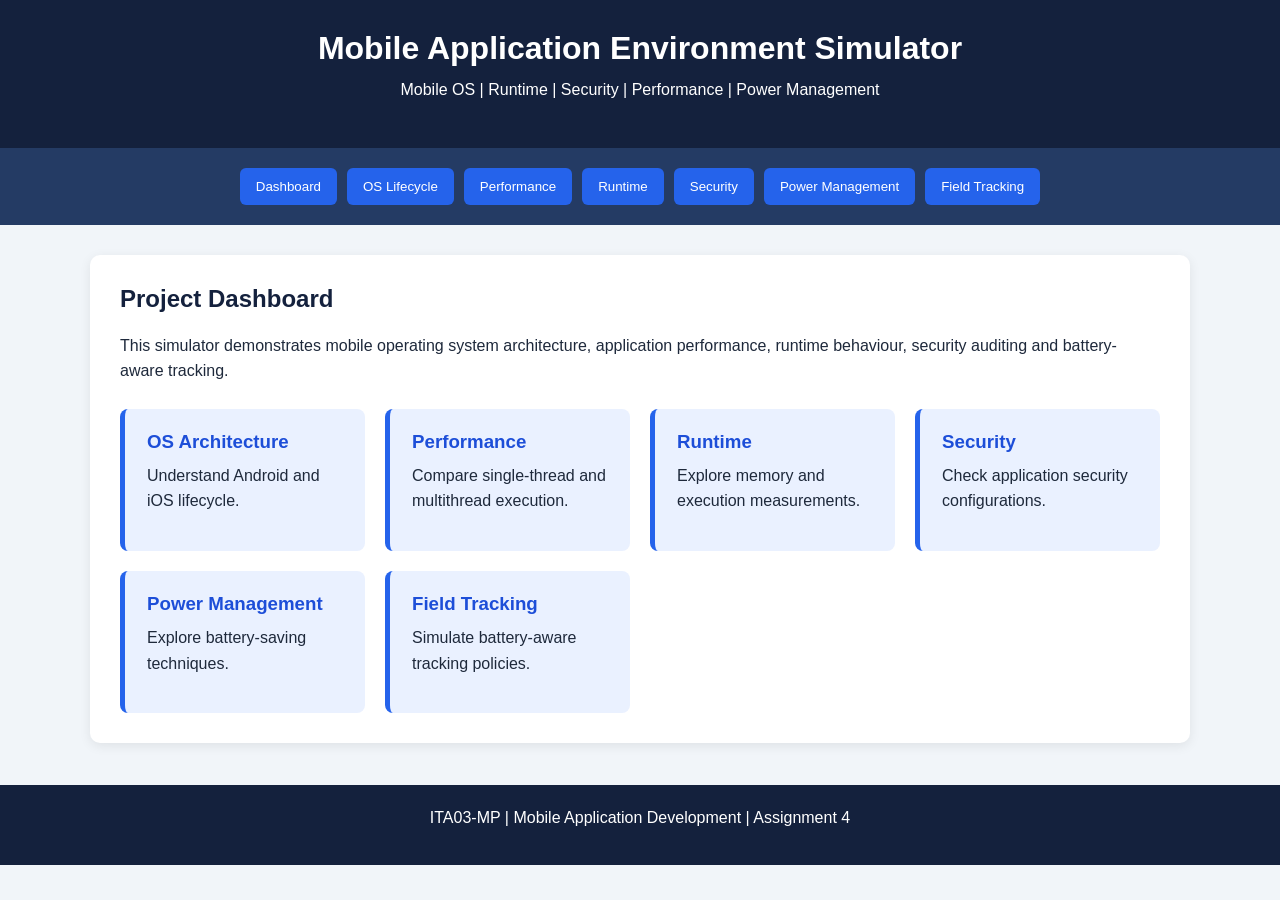
<file: CO4/index.html>
<!DOCTYPE html>
<html lang="en">
<head>
    <meta charset="UTF-8">
    <meta name="viewport" content="width=device-width, initial-scale=1.0">
    <title>Mobile Application Environment Simulator</title>
    <link rel="stylesheet" href="style.css">
</head>
<body>

<header>
    <h1>Mobile Application Environment Simulator</h1>
    <p>Mobile OS | Runtime | Security | Performance | Power Management</p>
</header>

<nav>
    <button onclick="showSection('dashboard')">Dashboard</button>
    <button onclick="showSection('os')">OS Lifecycle</button>
    <button onclick="showSection('performance')">Performance</button>
    <button onclick="showSection('runtime')">Runtime</button>
    <button onclick="showSection('security')">Security</button>
    <button onclick="showSection('power')">Power Management</button>
    <button onclick="showSection('tracking')">Field Tracking</button>
</nav>

<main>

<section id="dashboard" class="section active">
    <h2>Project Dashboard</h2>
    <p>
        This simulator demonstrates mobile operating system architecture,
        application performance, runtime behaviour, security auditing
        and battery-aware tracking.
    </p>

    <div class="cards">
        <div class="card">
            <h3>OS Architecture</h3>
            <p>Understand Android and iOS lifecycle.</p>
        </div>

        <div class="card">
            <h3>Performance</h3>
            <p>Compare single-thread and multithread execution.</p>
        </div>

        <div class="card">
            <h3>Runtime</h3>
            <p>Explore memory and execution measurements.</p>
        </div>

        <div class="card">
            <h3>Security</h3>
            <p>Check application security configurations.</p>
        </div>

        <div class="card">
            <h3>Power Management</h3>
            <p>Explore battery-saving techniques.</p>
        </div>

        <div class="card">
            <h3>Field Tracking</h3>
            <p>Simulate battery-aware tracking policies.</p>
        </div>
    </div>
</section>

<section id="os" class="section">
    <h2>1. Mobile Operating System Lifecycle</h2>

    <label>Select Operating System</label>
    <select id="osType">
        <option value="Android">Android</option>
        <option value="iOS">iOS</option>
    </select>

    <button onclick="showLifecycle()">View Lifecycle</button>

    <div id="lifecycleResult" class="result">
        Select an operating system to view its lifecycle.
    </div>
</section>

<section id="performance" class="section">
    <h2>2. Single-thread vs Multithread Performance</h2>

    <label>Number of Tasks</label>
    <input type="number" id="taskCount" value="100000" min="1000">

    <button onclick="runPerformance()">Run Simulation</button>

    <div id="performanceResult" class="result">
        Performance results will appear here.
    </div>
</section>

<section id="runtime" class="section">
    <h2>3. Runtime and Memory Benchmark</h2>

    <label>Number of Objects</label>
    <input type="number" id="objectCount" value="10000" min="100">

    <button onclick="runRuntime()">Run Benchmark</button>

    <div id="runtimeResult" class="result">
        Runtime measurements will appear here.
    </div>
</section>

<section id="security" class="section">
    <h2>4. Mobile Application Security Audit</h2>

    <label>
        <input type="checkbox" id="https" checked>
        HTTPS Enabled
    </label>

    <label>
        <input type="checkbox" id="secureStorage" checked>
        Secure Data Storage
    </label>

    <label>
        <input type="checkbox" id="signedUpdates" checked>
        Signed Application Updates
    </label>

    <label>
        <input type="checkbox" id="exportedComponents">
        Unprotected Exported Components
    </label>

    <label>
        <input type="checkbox" id="cleartext">
        Cleartext Traffic Allowed
    </label>

    <button onclick="runSecurityAudit()">Run Security Audit</button>

    <div id="securityResult" class="result">
        Security audit results will appear here.
    </div>
</section>

<section id="power" class="section">
    <h2>5. Battery and Power Management</h2>

    <label>Battery Level (%)</label>
    <input type="range" id="battery" min="0" max="100" value="80"
           oninput="updateBattery()">

    <h3 id="batteryValue">Battery: 80%</h3>

    <label>
        <input type="checkbox" id="doze">
        Enable Doze Mode
    </label>

    <label>
        <input type="checkbox" id="batching">
        Enable Location Batching
    </label>

    <label>
        <input type="checkbox" id="wakelock">
        Enable Continuous Wake Lock
    </label>

    <button onclick="calculatePower()">Calculate Power Usage</button>

    <div id="powerResult" class="result">
        Power consumption results will appear here.
    </div>
</section>

<section id="tracking" class="section">
    <h2>6. Battery-Aware Secure Field Tracking</h2>

    <label>Battery Level (%)</label>
    <input type="number" id="trackingBattery" value="75" min="0" max="100">

    <label>Network Condition</label>
    <select id="network">
        <option value="good">Good</option>
        <option value="poor">Poor</option>
        <option value="offline">Offline</option>
    </select>

    <label>Movement Condition</label>
    <select id="movement">
        <option value="stationary">Stationary</option>
        <option value="walking">Walking</option>
        <option value="vehicle">Vehicle</option>
    </select>

    <label>
        <input type="checkbox" id="emergency">
        Emergency Mode
    </label>

    <button onclick="runTracking()">Start Tracking Simulation</button>

    <div id="trackingResult" class="result">
        Tracking policy results will appear here.
    </div>
</section>

</main>

<footer>
    <p>ITA03-MP | Mobile Application Development | Assignment 4</p>
</footer>

<script src="script.js"></script>
</body>
</html>
</file>
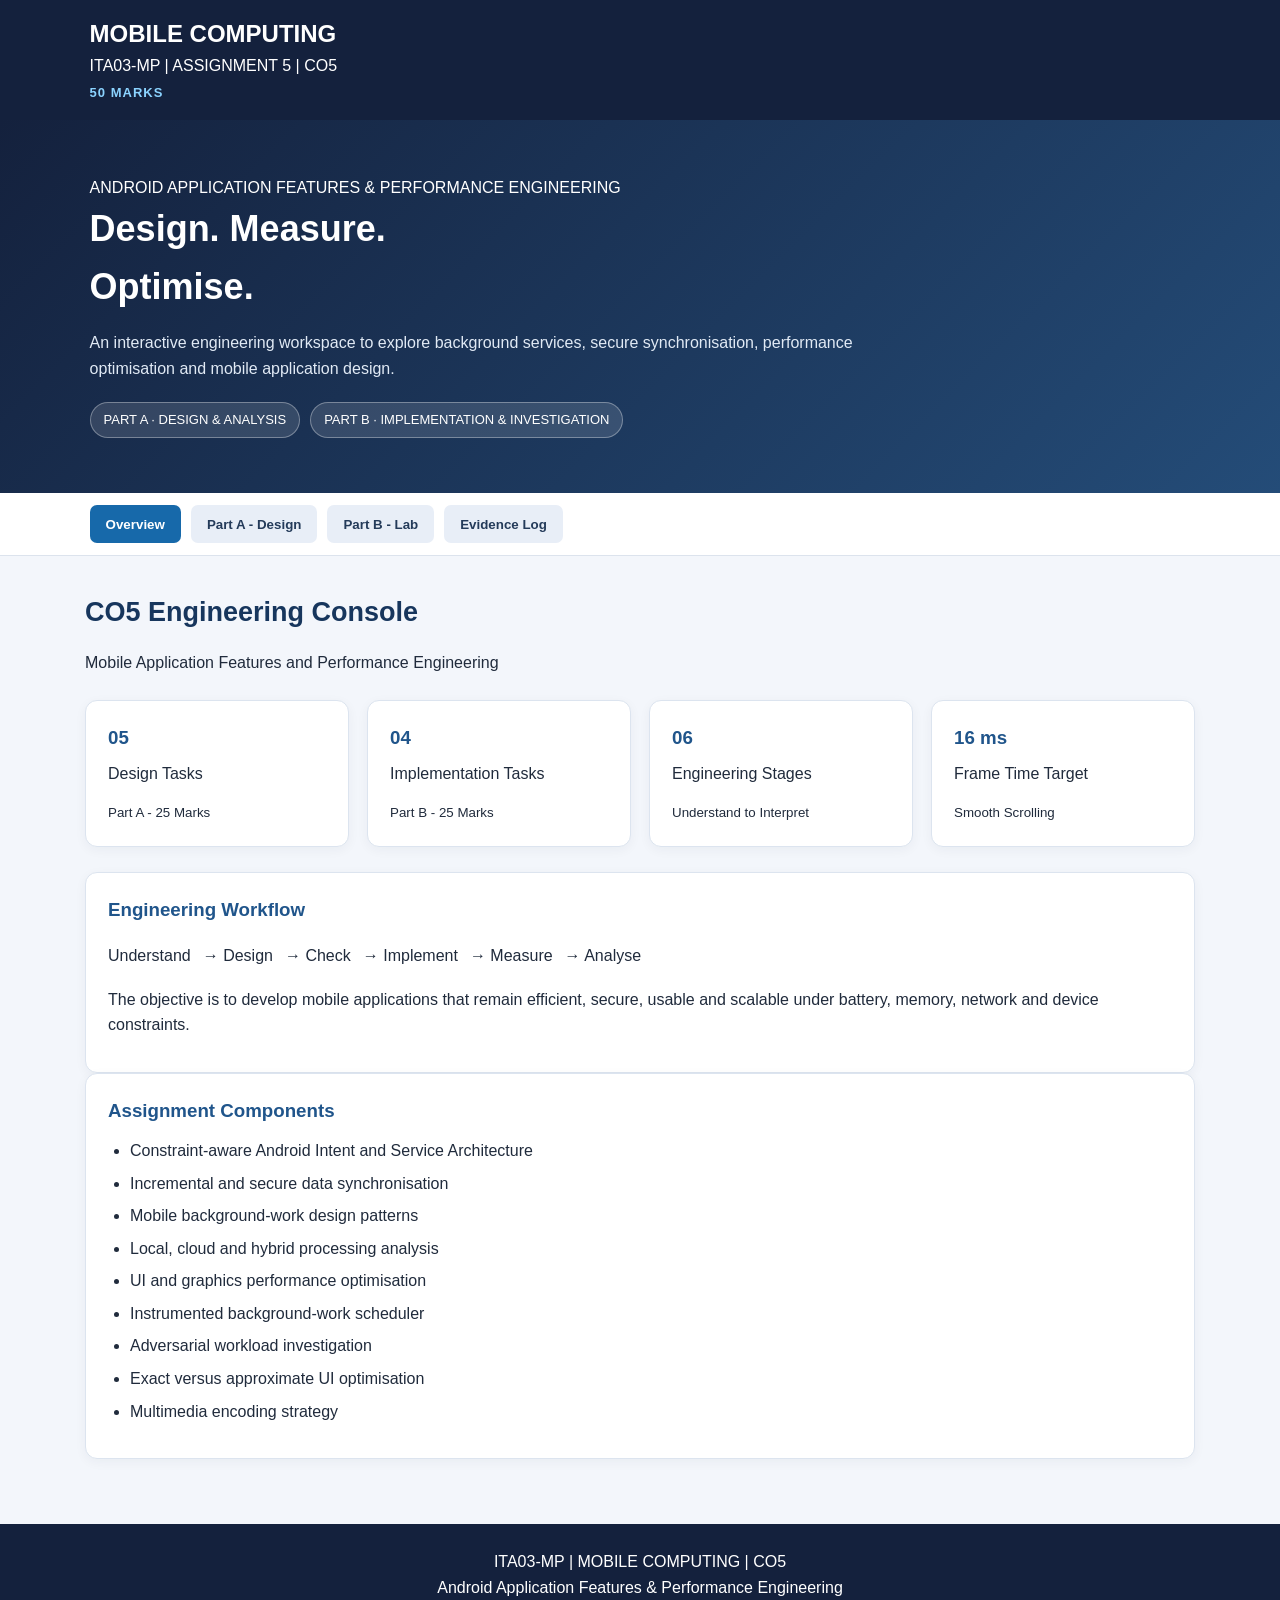
<file: CO5/index.html>
<!DOCTYPE html>
<html lang="en">
<head>
    <meta charset="UTF-8">
    <meta name="viewport" content="width=device-width, initial-scale=1.0">
    <title>CO5 - Mobile Computing Assignment 5</title>
    <link rel="stylesheet" href="style.css">
</head>
<body>

<header class="header">
    <div>
        <h2>MOBILE COMPUTING</h2>
        <p>ITA03-MP | ASSIGNMENT 5 | CO5</p>
    </div>
    <span class="header-tag">50 MARKS</span>
</header>

<section class="hero">
    <p>ANDROID APPLICATION FEATURES & PERFORMANCE ENGINEERING</p>
    <h1>Design. Measure.<br><span>Optimise.</span></h1>
    <p class="hero-description">
        An interactive engineering workspace to explore background services,
        secure synchronisation, performance optimisation and mobile application design.
    </p>
    <div class="hero-tags">
        <span>PART A · DESIGN & ANALYSIS</span>
        <span>PART B · IMPLEMENTATION & INVESTIGATION</span>
    </div>
</section>

<nav class="navigation">
    <button class="nav-btn active" data-page="home">Overview</button>
    <button class="nav-btn" data-page="partA">Part A - Design</button>
    <button class="nav-btn" data-page="partB">Part B - Lab</button>
    <button class="nav-btn" data-page="evidence">Evidence Log</button>
</nav>

<main>

<!-- OVERVIEW -->
<section id="home" class="page active">
    <h2>CO5 Engineering Console</h2>
    <p class="subtitle">Mobile Application Features and Performance Engineering</p>

    <div class="cards">
        <div class="card">
            <h3>05</h3>
            <p>Design Tasks</p>
            <small>Part A - 25 Marks</small>
        </div>
        <div class="card">
            <h3>04</h3>
            <p>Implementation Tasks</p>
            <small>Part B - 25 Marks</small>
        </div>
        <div class="card">
            <h3>06</h3>
            <p>Engineering Stages</p>
            <small>Understand to Interpret</small>
        </div>
        <div class="card">
            <h3>16 ms</h3>
            <p>Frame Time Target</p>
            <small>Smooth Scrolling</small>
        </div>
    </div>

    <div class="content-box">
        <h3>Engineering Workflow</h3>
        <div class="workflow">
            <span>Understand</span>
            <span>→ Design</span>
            <span>→ Check</span>
            <span>→ Implement</span>
            <span>→ Measure</span>
            <span>→ Analyse</span>
        </div>
        <p>
            The objective is to develop mobile applications that remain efficient,
            secure, usable and scalable under battery, memory, network and device
            constraints.
        </p>
    </div>

    <div class="content-box">
        <h3>Assignment Components</h3>
        <ul>
            <li>Constraint-aware Android Intent and Service Architecture</li>
            <li>Incremental and secure data synchronisation</li>
            <li>Mobile background-work design patterns</li>
            <li>Local, cloud and hybrid processing analysis</li>
            <li>UI and graphics performance optimisation</li>
            <li>Instrumented background-work scheduler</li>
            <li>Adversarial workload investigation</li>
            <li>Exact versus approximate UI optimisation</li>
            <li>Multimedia encoding strategy</li>
        </ul>
    </div>
</section>

<!-- PART A -->
<section id="partA" class="page">
    <h2>Part A - Design & Architectural Reasoning</h2>
    <p class="subtitle">25 Marks | Language-independent design</p>

    <div class="task-buttons">
        <button class="task-btn active" data-task="A1">A1</button>
        <button class="task-btn" data-task="A2">A2</button>
        <button class="task-btn" data-task="A3">A3</button>
        <button class="task-btn" data-task="A4">A4</button>
        <button class="task-btn" data-task="A5">A5</button>
    </div>

    <div id="A1" class="task-content active">
        <h3>A1 - Constraint-Aware Intent & Service Architecture</h3>
        <p class="mark">7 Marks</p>

        <div class="content-box">
            <h4>Problem Model</h4>
            <p><b>Input:</b> Sensor events, network state, battery level, user preferences and permissions.</p>
            <p><b>Output:</b> Uploaded records and critical-event notifications.</p>
            <p><b>Decision:</b> Collect, upload, defer, retry, notify or cancel.</p>
            <p><b>Constraints:</b> Battery, Doze mode, permission, encryption and connectivity.</p>
            <p><b>Goal:</b> Upload valid data securely while maintaining application responsiveness.</p>
        </div>

        <div class="content-box">
            <h4>Runtime State</h4>
            <ul>
                <li>Pending work ID and record ID.</li>
                <li>Task status: queued, running, deferred or completed.</li>
                <li>Retry count and next execution time.</li>
                <li>Permission and authentication status.</li>
                <li>Battery and network state.</li>
                <li>Encryption and upload checkpoint status.</li>
            </ul>
        </div>

        <div class="content-box">
            <h4>Feasibility Conditions</h4>
            <p><b>Execute:</b> Permission is granted, data is encrypted and constraints are satisfied.</p>
            <p><b>Defer:</b> Network is unavailable, battery is low or Doze blocks non-critical work.</p>
            <p><b>Reject:</b> Data is invalid, unencrypted or unauthorised.</p>
            <p><b>Cancel:</b> User logs out or withdraws permission.</p>
        </div>

        <div class="content-box">
            <h4>Architectural Pseudocode</h4>
            <pre>
PROCEDURE SCHEDULE_HEALTH_WORK(state)

WHILE pendingQueue is not empty

    work = SELECT_NEXT_WORK()

    candidate = CREATE_EXPLICIT_INTENT(work)

    IF permission is denied
        REJECT(work)
        CONTINUE
    END IF

    IF user is not authenticated
        CANCEL(work)
        CONTINUE
    END IF

    IF data is not encrypted
        ENCRYPT_AND_VALIDATE(work)
    END IF

    IF encryption fails
        REJECT(work)
        CONTINUE
    END IF

    IF device is in DOZE AND work is not critical
        DEFER(work)
        CONTINUE
    END IF

    IF network is unavailable OR battery is low
        DEFER(work)
        CONTINUE
    END IF

    ENQUEUE_UNIQUE_WORK(candidate)

    result = EXECUTE(work)

    IF result = SUCCESS
        MARK_COMPLETED(work)
        UPDATE_CHECKPOINT(work)

    ELSE IF result = RETRYABLE_FAILURE
        SAVE_CHECKPOINT(work)
        SCHEDULE_RETRY(work)

    ELSE
        ROLLBACK(work)
        CANCEL(work)
    END IF

END WHILE

RETURN FINAL_STATUS

END PROCEDURE
            </pre>
        </div>

        <div class="content-box">
            <h4>Five-Event Execution Trace</h4>
            <table>
                <tr><th>Event</th><th>Decision</th><th>Result</th></tr>
                <tr><td>Sensor reading</td><td>Permission checked</td><td>Data stored</td></tr>
                <tr><td>Network lost</td><td>Network unavailable</td><td>Upload deferred</td></tr>
                <tr><td>Doze begins</td><td>Non-critical task</td><td>Work postponed</td></tr>
                <tr><td>Critical alert</td><td>Priority checked</td><td>Notification sent</td></tr>
                <tr><td>User logout</td><td>Authentication revoked</td><td>Pending work cancelled</td></tr>
            </table>
        </div>
    </div>

    <div id="A2" class="task-content">
        <h3>A2 - Safe Data Synchronisation</h3>
        <p class="mark">5 Marks</p>

        <div class="content-box">
            <h4>Problems with Naive Synchronisation</h4>
            <ul>
                <li>Uploads every record without checking priority.</li>
                <li>Repeated network failures waste battery.</li>
                <li>Large files consume unnecessary bandwidth.</li>
                <li>Conflicting records are not identified.</li>
                <li>Sensitive data may be exposed without encryption.</li>
            </ul>
        </div>

        <div class="content-box">
            <h4>Incremental Synchronisation Pseudocode</h4>
            <pre>
PROCEDURE SAFE_SYNC(records, environment)

syncSet = EMPTY

FOR EACH record IN records

    IF record is deleted
        DISCARD_OR_SEND_TOMBSTONE(record)
        CONTINUE
    END IF

    IF record is not encrypted
        REJECT(record)
        CONTINUE
    END IF

    IF record has version conflict
        RESOLVE_CONFLICT(record)
        CONTINUE
    END IF

    IF network quality is insufficient
        DEFER(record)
        CONTINUE
    END IF

    IF battery is low AND record is not critical
        DEFER(record)
        CONTINUE
    END IF

    ADD record TO syncSet

END FOR

UPLOAD(syncSet)

END PROCEDURE
            </pre>
        </div>

        <div class="content-box">
            <h4>Five-Record Pruning Example</h4>
            <table>
                <tr><th>Record</th><th>Priority</th><th>Size</th><th>Security</th><th>Decision</th></tr>
                <tr><td>R1 Alert</td><td>Critical</td><td>12 KB</td><td>Encrypted</td><td>Upload</td></tr>
                <tr><td>R2 Profile</td><td>Low</td><td>2 MB</td><td>Encrypted</td><td>Defer</td></tr>
                <tr><td>R3 Token</td><td>High</td><td>4 KB</td><td>Not encrypted</td><td>Reject</td></tr>
                <tr><td>R4 Activity</td><td>Medium</td><td>80 KB</td><td>Encrypted</td><td>Defer</td></tr>
                <tr><td>R5 Old version</td><td>Medium</td><td>30 KB</td><td>Encrypted</td><td>Resolve conflict</td></tr>
            </table>
            <p>R3 is rejected before upload because its contents are not encrypted. Uploading it would violate the security condition.</p>
        </div>

        <div class="content-box">
            <h4>Offline-First Challenge</h4>
            <p>Under eventual consistency, temporarily unavailable records must be preserved locally. Permanent deletion because of poor connectivity is no longer valid. The system should use retries, durable storage and conflict resolution.</p>
        </div>
    </div>

    <div id="A3" class="task-content">
        <h3>A3 - Mobile Background Design Pattern</h3>
        <p class="mark">5 Marks</p>

        <div class="content-box">
            <h4>Design Comparison</h4>
            <table>
                <tr><th>Component</th><th>Sensor Collection</th><th>Data Sync</th><th>Push Notification</th></tr>
                <tr><td>State</td><td>Sensor status</td><td>Pending records</td><td>Token and status</td></tr>
                <tr><td>Decision</td><td>Collect now/later</td><td>Upload/defer</td><td>Deliver/retry</td></tr>
                <tr><td>Candidate</td><td>Worker/Service</td><td>Upload worker</td><td>Messaging service</td></tr>
                <tr><td>Constraint</td><td>Permission/battery</td><td>Network/security</td><td>Token/consent</td></tr>
                <tr><td>Goal</td><td>Store sample</td><td>Sync data</td><td>Notify user</td></tr>
                <tr><td>Undo</td><td>Stop sensor</td><td>Rollback upload</td><td>Cancel notification</td></tr>
            </table>
        </div>

        <div class="content-box">
            <h4>Generic Background Framework</h4>
            <pre>
PROCEDURE SCHEDULE_OR_EXECUTE(state)

    UPDATE_ENVIRONMENT(state)

    work = SELECT_NEXT_CANDIDATE(state.queue)

    IF work does not exist
        RETURN IDLE
    END IF

    IF NOT AUTHORIZED(work)
        REJECT_AND_CLEANUP(work)
        RETURN
    END IF

    IF NOT FEASIBLE(work)
        DEFER_WITH_CHECKPOINT(work)
        RETURN
    END IF

    SAVE_PREVIOUS_STATE(work)

    result = EXECUTE(work)

    IF result = SUCCESS
        COMMIT(work)

    ELSE IF result = RETRYABLE
        RESTORE_CHECKPOINT(work)
        SCHEDULE_RETRY(work)

    ELSE
        ROLLBACK(work)
        RELEASE_RESOURCES(work)
    END IF

END PROCEDURE
            </pre>
        </div>

        <div class="content-box">
            <h4>Role of Undo and Cancellation</h4>
            <p>Undo restores the previous valid state after a failure. For example, if an upload is cancelled halfway, the application should remove incomplete temporary data and preserve the original local record. Otherwise, data corruption or duplication may occur.</p>
        </div>
    </div>

    <div id="A4" class="task-content">
        <h3>A4 - Local vs Cloud vs Hybrid Processing</h3>
        <p class="mark">4 Marks</p>

        <div class="content-box">
            <table>
                <tr><th>Problem</th><th>Solution</th><th>Verification</th><th>Resource Class</th></tr>
                <tr><td>Image classification</td><td>Predicted class</td><td>Compare with labelled data</td><td>On-device feasible</td></tr>
                <tr><td>Speech recognition</td><td>Text transcript</td><td>Word error rate</td><td>Network-bound</td></tr>
                <tr><td>P2P file sharing</td><td>Verified file transfer</td><td>Hash comparison</td><td>Hybrid required</td></tr>
                <tr><td>Encrypted messaging</td><td>Secure message delivery</td><td>Security testing</td><td>Security-critical</td></tr>
                <tr><td>Multiplayer game</td><td>Synchronised game state</td><td>Latency and jitter</td><td>Network-bound</td></tr>
                <tr><td>Offline maps</td><td>Rendered map tiles</td><td>Visual comparison</td><td>Hybrid required</td></tr>
            </table>
        </div>

        <div class="content-box">
            <h4>Inquiry</h4>
            <p>Performance is not only about speed. It also includes latency, memory, battery usage, network traffic, reliability and frame deadlines.</p>
            <p>Local processing improves offline availability and can protect privacy, but consumes device resources. Cloud processing provides greater computing capacity but depends on connectivity, introduces network latency and requires secure data transfer.</p>
        </div>
    </div>

    <div id="A5" class="task-content">
        <h3>A5 - UI Performance and Approximation</h3>
        <p class="mark">4 Marks</p>

        <div class="content-box">
            <h4>Exact Optimisation</h4>
            <p>Exact search examines every combination of decoding quality, cache size and prefetch distance. It selects the configuration with the lowest cost while satisfying the frame-time target.</p>
            <p>As the number of feed items, device types and configuration levels increases, the search space grows rapidly.</p>
        </div>

        <div class="content-box">
            <h4>Adaptive Heuristic Pseudocode</h4>
            <pre>
INITIALISE quality, cacheSize, prefetchWindow

REPEAT

    metrics = MEASURE(frameTime, battery, memory)

    IF frameTime > 16 OR memory is HIGH
        REDUCE quality
        EVICT old cache items
        REDUCE prefetchWindow

    ELSE IF frameTime < 12 AND battery > 40
        INCREASE quality carefully
        INCREASE prefetchWindow
    END IF

    APPLY_PARAMETERS()
    UPDATE_STATE()

UNTIL parameters remain stable

RETURN selected configuration
            </pre>
        </div>

        <div class="content-box">
            <h4>What Is Sacrificed?</h4>
            <p>A heuristic can quickly find a feasible smooth-scrolling configuration. However, it does not prove that the selected parameters minimise total energy. It may find a local solution instead of the global optimum.</p>
        </div>
    </div>
</section>

<!-- PART B -->
<section id="partB" class="page">
    <h2>Part B - Implementation & Computational Investigation</h2>
    <p class="subtitle">25 Marks | Interactive browser-based simulations</p>

    <div class="task-buttons">
        <button class="lab-btn active" data-lab="B1">B1</button>
        <button class="lab-btn" data-lab="B2">B2</button>
        <button class="lab-btn" data-lab="B3">B3</button>
        <button class="lab-btn" data-lab="B4">B4</button>
    </div>

    <div id="B1" class="lab-content active">
        <h3>B1 - Background Work Scheduler</h3>
        <p class="mark">7 Marks</p>
        <p>Choose the device conditions and compare FIFO scheduling with priority-based scheduling.</p>

        <div class="content-box">
            <label>Battery Level: <span id="batteryValue">65%</span></label>
            <input type="range" id="battery" min="5" max="100" value="65">

            <label>Network Quality</label>
            <select id="network">
                <option value="good">Good</option>
                <option value="weak">Weak</option>
                <option value="offline">Offline</option>
            </select>

            <label><input type="checkbox" id="doze"> Doze Mode Enabled</label>
            <label><input type="checkbox" id="permission" checked> Permission Granted</label>

            <div class="button-row">
                <button id="fifoBtn">Run FIFO</button>
                <button id="priorityBtn">Run Priority Scheduler</button>
                <button id="resetBtn" class="reset">Reset</button>
            </div>
        </div>

        <div class="cards metrics" id="schedulerMetrics">
            <div class="card"><h3>0</h3><p>Enqueued</p></div>
            <div class="card"><h3>0</h3><p>Deferred / Cancelled</p></div>
            <div class="card"><h3>0</h3><p>Successful</p></div>
            <div class="card"><h3>0</h3><p>Peak Workers</p></div>
        </div>

        <div class="content-box">
            <h4>Work Item Results</h4>
            <div class="table-scroll">
                <table>
                    <thead>
                        <tr><th>ID</th><th>Work Item</th><th>Priority</th><th>Encrypted</th><th>Result</th></tr>
                    </thead>
                    <tbody id="schedulerTable"></tbody>
                </table>
            </div>
        </div>

        <div class="content-box">
            <h4>Execution Log</h4>
            <pre id="schedulerLog">Run a scheduling strategy to view results.</pre>
        </div>
    </div>

    <div id="B2" class="lab-content">
        <h3>B2 - Adversarial Workload Investigation</h3>
        <p class="mark">5 Marks</p>

        <div class="two-column">
            <div class="content-box">
                <h4>Workload A - Friendly</h4>
                <p>Small encrypted records, good network and sufficient battery.</p>
                <button id="workABtn">Run Workload A</button>
            </div>
            <div class="content-box">
                <h4>Workload B - Adversarial</h4>
                <p>Large records, weak network, low battery and security problems.</p>
                <button id="workBBtn">Run Workload B</button>
            </div>
        </div>

        <div class="cards metrics" id="workloadMetrics">
            <div class="card"><h3>--</h3><p>Processed</p></div>
            <div class="card"><h3>--</h3><p>Deferred</p></div>
            <div class="card"><h3>--</h3><p>Delivered</p></div>
            <div class="card"><h3>--</h3><p>Rejected</p></div>
        </div>

        <div class="content-box">
            <h4>Workload Analysis</h4>
            <pre id="workloadLog">Choose a workload to begin.</pre>
        </div>
    </div>

    <div id="B3" class="lab-content">
        <h3>B3 - Exact vs Approximate UI Optimisation</h3>
        <p class="mark">8 Marks</p>

        <div class="content-box">
            <label>Number of Feed Items: <span id="feedValue">8</span></label>
            <input type="range" id="feedItems" min="4" max="40" value="8">

            <label>Quality Levels</label>
            <select id="qualityLevels">
                <option value="3">3 Levels</option>
                <option value="4">4 Levels</option>
                <option value="5">5 Levels</option>
            </select>

            <label>Battery Level: <span id="feedBatteryValue">70%</span></label>
            <input type="range" id="feedBattery" min="10" max="100" value="70">

            <div class="button-row">
                <button id="compareBtn">Compare Algorithms</button>
                <button id="counterBtn">Load Counter-example</button>
            </div>
        </div>

        <div class="cards metrics" id="feedMetrics">
            <div class="card"><h3>--</h3><p>Exact Cost</p></div>
            <div class="card"><h3>--</h3><p>Adaptive Cost</p></div>
            <div class="card"><h3>--</h3><p>Configurations</p></div>
            <div class="card"><h3>--</h3><p>Parameter Changes</p></div>
        </div>

        <div class="content-box">
            <h4>Optimisation Results</h4>
            <pre id="feedLog">Run the comparison to view the results.</pre>
        </div>
    </div>

    <div id="B4" class="lab-content">
        <h3>B4 - Multimedia Framework Selection</h3>
        <p class="mark">5 Marks</p>

        <div class="content-box">
            <label>Device Profile</label>
            <select id="device">
                <option value="low">Low-end - 2 GB RAM</option>
                <option value="mid" selected>Mid-range - 6 GB RAM</option>
                <option value="high">Flagship - 12 GB RAM</option>
            </select>

            <label>Battery Level: <span id="videoBatteryValue">55%</span></label>
            <input type="range" id="videoBattery" min="5" max="100" value="55">

            <label>Network</label>
            <select id="videoNetwork">
                <option value="poor">Poor - 0.8 Mbps</option>
                <option value="moderate" selected>Moderate - 4 Mbps</option>
                <option value="fast">Fast - 15 Mbps</option>
            </select>

            <button id="videoBtn">Choose Encoding Strategy</button>
        </div>

        <div class="content-box" id="videoResult">
            <h4>Selected Encoding Parameters</h4>
            <p>Run the strategy to view the selected resolution, bitrate and estimated energy.</p>
        </div>

        <div class="content-box">
            <h4>Production Engineering Decision</h4>
            <p>Exhaustive search is expensive when thousands of devices and many encoding combinations are involved. A practical heuristic quickly selects a feasible resolution and bitrate based on device capability, battery and network speed.</p>
            <p>The heuristic does not guarantee global optimality. Engineers should monitor upload completion, energy usage, thermal throttling, video quality and failure rate before production deployment.</p>
        </div>
    </div>

    <div class="notice">
        Note: These are browser-based simulations. They do not measure actual Android device battery consumption or WorkManager execution. Add real Android Studio or physical-device evidence separately if required by your instructor.
    </div>
</section>

<!-- EVIDENCE -->
<section id="evidence" class="page">
    <h2>Evidence Log</h2>
    <p class="subtitle">Record your experiment results and observations.</p>

    <div class="content-box">
        <label>Experiment Name</label>
        <input type="text" id="experimentName" placeholder="Example: B1 Priority Scheduler">

        <label>Test Conditions</label>
        <input type="text" id="experimentConditions" placeholder="Battery, network, Doze, permissions">

        <label>Observed Results and Interpretation</label>
        <textarea id="experimentResult" rows="5" placeholder="Enter measurements, results and observations"></textarea>

        <div class="button-row">
            <button id="addEvidenceBtn">Add Evidence</button>
            <button id="exportBtn" class="reset">Export CSV</button>
        </div>

        <div id="evidenceList">
            <p>No evidence entries yet.</p>
        </div>
    </div>
</section>

</main>

<footer>
    <p>ITA03-MP | MOBILE COMPUTING | CO5</p>
    <p>Android Application Features & Performance Engineering</p>
</footer>

<script src="script.js"></script>
</body>
</html>
</file>
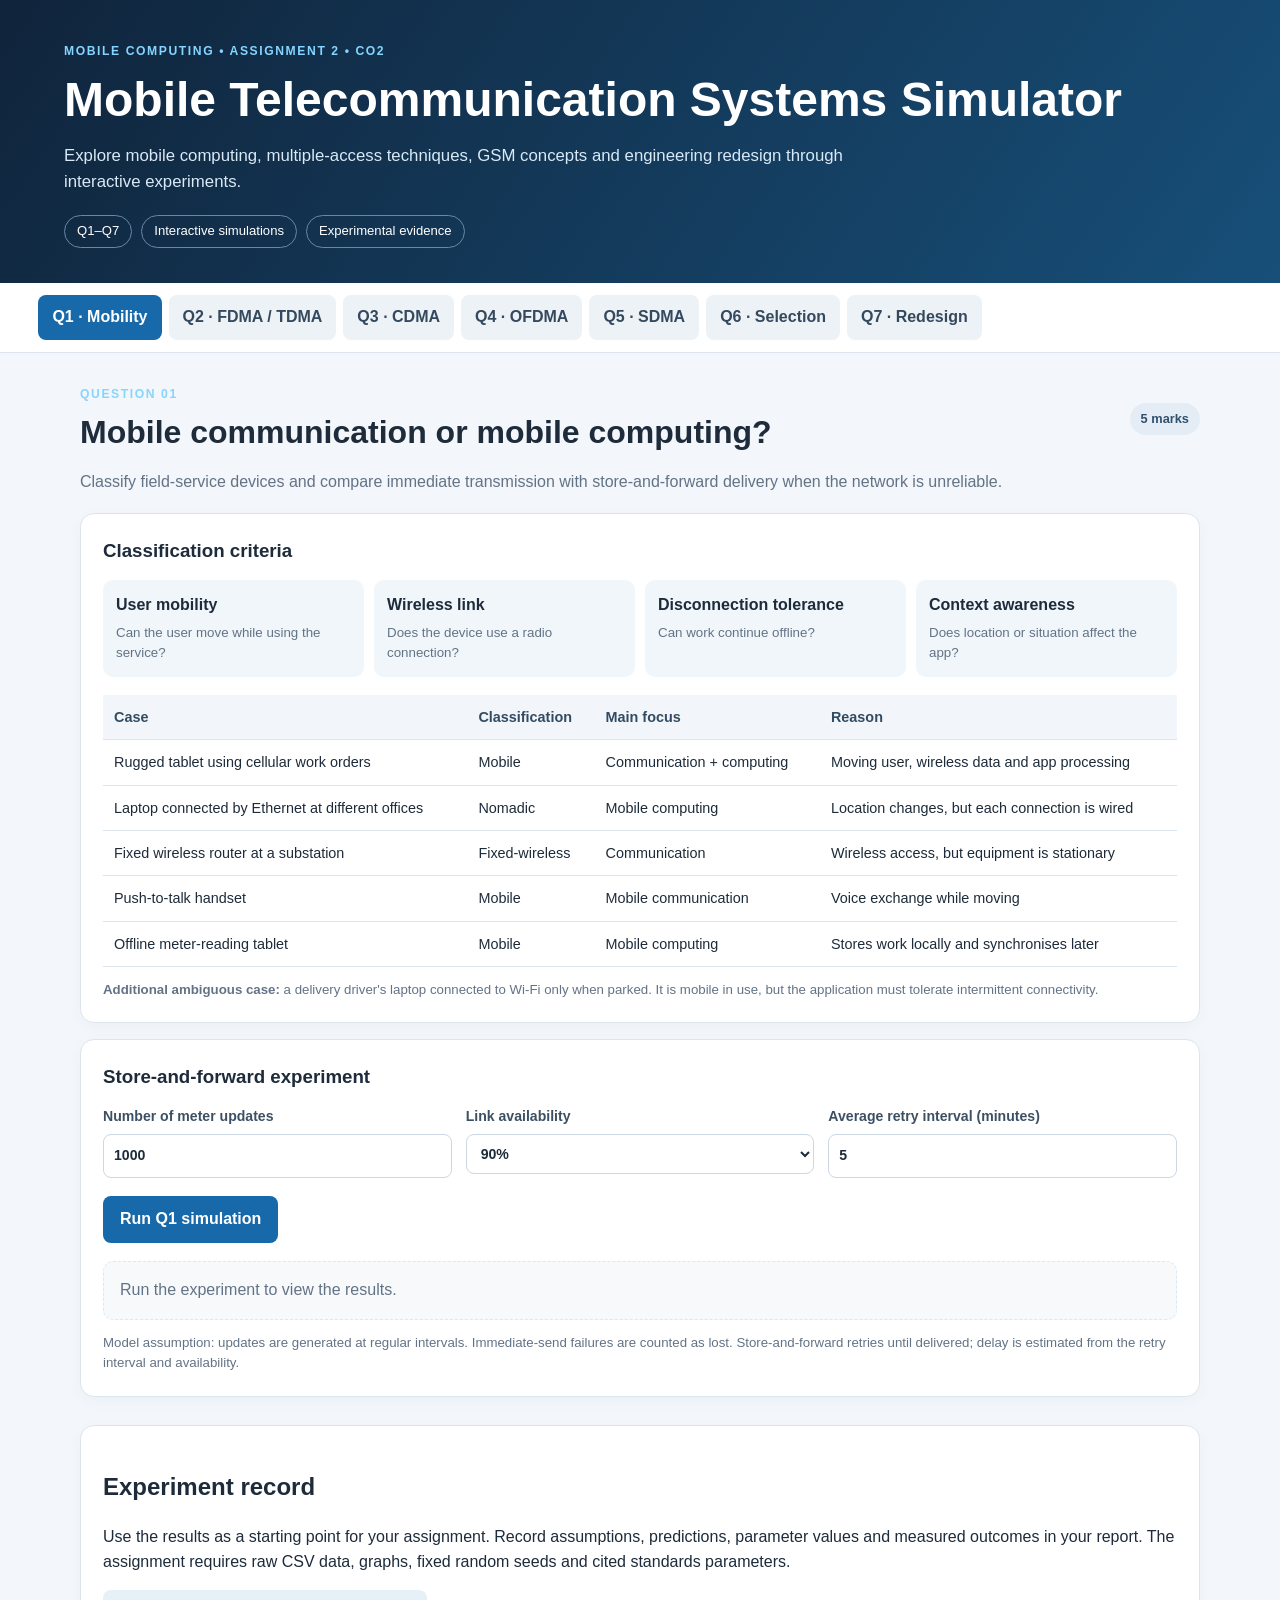
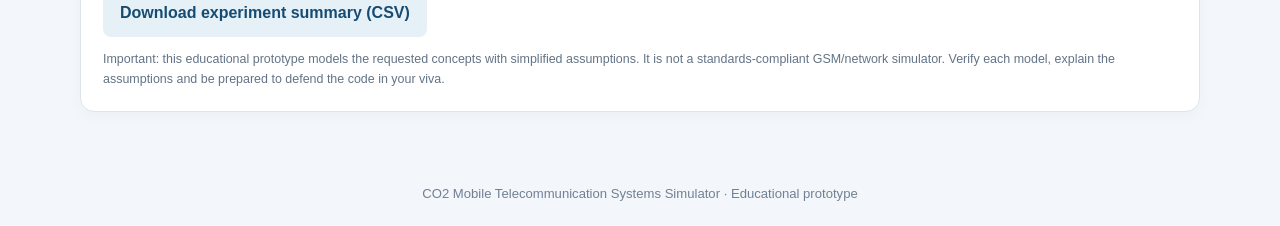
<file: CO2/co2_app.html>
<!DOCTYPE html>
<html lang="en">
<head>
  <meta charset="UTF-8">
  <meta name="viewport" content="width=device-width, initial-scale=1.0">
  <title>CO2 Mobile Telecommunication Systems Simulator</title>
  <link rel="stylesheet" href="co2_style.css">
</head>
<body>
<header class="hero">
  <div class="eyebrow">MOBILE COMPUTING • ASSIGNMENT 2 • CO2</div>
  <h1>Mobile Telecommunication Systems Simulator</h1>
  <p>Explore mobile computing, multiple-access techniques, GSM concepts and engineering redesign through interactive experiments.</p>
  <div class="hero-tags"><span>Q1–Q7</span><span>Interactive simulations</span><span>Experimental evidence</span></div>
</header>

<nav class="tabs" aria-label="Assignment questions">
  <button class="tab active" data-target="q1">Q1 · Mobility</button>
  <button class="tab" data-target="q2">Q2 · FDMA / TDMA</button>
  <button class="tab" data-target="q3">Q3 · CDMA</button>
  <button class="tab" data-target="q4">Q4 · OFDMA</button>
  <button class="tab" data-target="q5">Q5 · SDMA</button>
  <button class="tab" data-target="q6">Q6 · Selection</button>
  <button class="tab" data-target="q7">Q7 · Redesign</button>
</nav>

<main>
  <section id="q1" class="panel active">
    <div class="section-heading"><div><span class="q-label">QUESTION 01</span><h2>Mobile communication or mobile computing?</h2></div><span class="mark">5 marks</span></div>
    <p class="intro">Classify field-service devices and compare immediate transmission with store-and-forward delivery when the network is unreliable.</p>
    <div class="card">
      <h3>Classification criteria</h3>
      <div class="criteria-grid">
        <div><b>User mobility</b><small>Can the user move while using the service?</small></div>
        <div><b>Wireless link</b><small>Does the device use a radio connection?</small></div>
        <div><b>Disconnection tolerance</b><small>Can work continue offline?</small></div>
        <div><b>Context awareness</b><small>Does location or situation affect the app?</small></div>
      </div>
      <div class="table-wrap"><table><thead><tr><th>Case</th><th>Classification</th><th>Main focus</th><th>Reason</th></tr></thead><tbody>
        <tr><td>Rugged tablet using cellular work orders</td><td>Mobile</td><td>Communication + computing</td><td>Moving user, wireless data and app processing</td></tr>
        <tr><td>Laptop connected by Ethernet at different offices</td><td>Nomadic</td><td>Mobile computing</td><td>Location changes, but each connection is wired</td></tr>
        <tr><td>Fixed wireless router at a substation</td><td>Fixed-wireless</td><td>Communication</td><td>Wireless access, but equipment is stationary</td></tr>
        <tr><td>Push-to-talk handset</td><td>Mobile</td><td>Mobile communication</td><td>Voice exchange while moving</td></tr>
        <tr><td>Offline meter-reading tablet</td><td>Mobile</td><td>Mobile computing</td><td>Stores work locally and synchronises later</td></tr>
      </tbody></table></div>
      <p class="note"><b>Additional ambiguous case:</b> a delivery driver's laptop connected to Wi-Fi only when parked. It is mobile in use, but the application must tolerate intermittent connectivity.</p>
    </div>
    <div class="card">
      <h3>Store-and-forward experiment</h3>
      <div class="controls">
        <label>Number of meter updates<input id="q1count" type="number" min="100" max="10000" step="100" value="1000"></label>
        <label>Link availability<select id="q1availability"><option value="0.9">90%</option><option value="0.6">60%</option><option value="0.3">30%</option></select></label>
        <label>Average retry interval (minutes)<input id="q1retry" type="number" min="1" max="60" value="5"></label>
      </div>
      <button class="primary" id="runQ1">Run Q1 simulation</button>
      <div id="q1results" class="results empty">Run the experiment to view the results.</div>
      <p class="note">Model assumption: updates are generated at regular intervals. Immediate-send failures are counted as lost. Store-and-forward retries until delivered; delay is estimated from the retry interval and availability.</p>
    </div>
  </section>

  <section id="q2" class="panel">
    <div class="section-heading"><div><span class="q-label">QUESTION 02</span><h2>FDMA vs TDMA under different traffic</h2></div><span class="mark">6 marks</span></div>
    <p class="intro">Both systems begin with 80 nominal channels. Change overhead and traffic to compare effective capacity and dedicated-channel utilisation.</p>
    <div class="card">
      <div class="controls">
        <label>Traffic pattern<select id="q2pattern"><option value="voice">Continuous voice</option><option value="bursty">Bursty data · 10% duty</option><option value="mix">70% voice / 30% data</option><option value="short">Edge case · very short calls</option></select></label>
        <label>FDMA guard-band loss (%)<input id="q2fdma" type="number" min="0" max="40" value="8"></label>
        <label>TDMA control + guard loss (%)<input id="q2tdma" type="number" min="0" max="40" value="12"></label>
        <label>Number of traffic requests<input id="q2requests" type="number" min="50" max="5000" value="800"></label>
      </div>
      <button class="primary" id="runQ2">Run FDMA / TDMA simulation</button>
      <div id="q2results" class="results empty">Run the experiment to compare both access methods.</div>
      <canvas id="q2chart" height="220"></canvas>
      <p class="note">Assumption: the 2 MHz band and the assignment's 80 nominal channels are used as the baseline. Overhead percentages are user-adjustable assumptions, not standard-mandated values.</p>
    </div>
  </section>

  <section id="q3" class="panel">
    <div class="section-heading"><div><span class="q-label">QUESTION 03</span><h2>CDMA: spreading and near-far problem</h2></div><span class="mark">7 marks</span></div>
    <p class="intro">A simplified DS-CDMA uplink experiment illustrates processing gain, code correlation and the effect of users transmitting at unequal powers.</p>
    <div class="card">
      <div class="controls">
        <label>Spreading code length<select id="q3length"><option>8</option><option>16</option><option>64</option></select></label>
        <label>Number of simultaneous users<input id="q3users" type="number" min="2" max="16" value="4"></label>
        <label>Condition<select id="q3condition"><option value="orthogonal">Synchronous orthogonal codes</option><option value="random">Random non-orthogonal codes</option><option value="nearfar">Orthogonal codes · one user 10× power</option></select></label>
        <label>Information bits per user<input id="q3bits" type="number" min="100" max="5000" step="100" value="1000"></label>
      </div>
      <button class="primary" id="runQ3">Run CDMA experiment</button>
      <div id="q3results" class="results empty">Run the experiment to view bit errors and processing gain.</div>
      <canvas id="q3chart" height="220"></canvas>
      <p class="note">This is an educational chip-level model with seeded pseudo-random data and noise. Real CDMA performance also depends on synchronisation, channel estimation, coding and power control.</p>
    </div>
  </section>

  <section id="q4" class="panel">
    <div class="section-heading"><div><span class="q-label">QUESTION 04</span><h2>OFDMA subcarrier allocation</h2></div><span class="mark">6 marks</span></div>
    <p class="intro">Eight users share 64 subcarriers. Compare fixed contiguous, round-robin interleaved and channel-aware allocation over 1,000 fading realisations.</p>
    <div class="card">
      <div class="controls">
        <label>Minimum required rate per user<input id="q4minimum" type="number" min="0.1" max="20" step="0.1" value="2"></label>
        <label>Number of fading realisations<input id="q4runs" type="number" min="100" max="5000" step="100" value="1000"></label>
      </div>
      <button class="primary" id="runQ4">Run OFDMA experiment</button>
      <div id="q4results" class="results empty">Run the experiment to compare throughput and fairness.</div>
      <canvas id="q4chart" height="250"></canvas>
      <p class="note">Rate model: log₂(1 + channel gain). Generated fading values use a fixed seed so repeated runs are reproducible. Jain's fairness index ranges from 0 to 1.</p>
    </div>
  </section>

  <section id="q5" class="panel">
    <div class="section-heading"><div><span class="q-label">QUESTION 05</span><h2>SDMA with directional antennas</h2></div><span class="mark">6 marks</span></div>
    <p class="intro">Calculate the normalised uniform linear array response and estimate how well a beam steered at user A suppresses user B at different angular separations.</p>
    <div class="card">
      <div class="controls">
        <label>Array elements<select id="q5elements"><option>2</option><option>4</option><option selected>8</option><option>16</option></select></label>
        <label>Required SIR threshold (dB)<input id="q5threshold" type="number" min="-10" max="30" value="10"></label>
        <label>Steering angle for user A (degrees)<input id="q5steer" type="number" min="-60" max="60" value="0"></label>
      </div>
      <button class="primary" id="runQ5">Calculate SDMA pattern</button>
      <div id="q5results" class="results empty">Run the experiment to find the minimum angular separation.</div>
      <canvas id="q5chart" height="250"></canvas>
      <p class="note">ULA assumptions: half-wavelength element spacing, broadside reference and ideal equal-amplitude weights. SIR here is an idealised beam-response ratio, not a full propagation model.</p>
    </div>
  </section>

  <section id="q6" class="panel">
    <div class="section-heading"><div><span class="q-label">QUESTION 06</span><h2>Choose the right multiple-access technique</h2></div><span class="mark">7 marks</span></div>
    <p class="intro">Use a weighted decision matrix to compare FDMA, TDMA, CDMA, OFDMA and SDMA for four deployment scenarios. Adjust the weights and observe whether the winner changes.</p>
    <div class="card">
      <h3>Criteria weights (%)</h3>
      <div class="weight-grid">
        <label>Spectral efficiency<input id="wEfficiency" type="number" min="0" max="100" value="25"></label>
        <label>Interference handling<input id="wInterference" type="number" min="0" max="100" value="20"></label>
        <label>Implementation simplicity<input id="wSimplicity" type="number" min="0" max="100" value="15"></label>
        <label>Bursty traffic support<input id="wBursty" type="number" min="0" max="100" value="20"></label>
        <label>Scalability<input id="wScale" type="number" min="0" max="100" value="20"></label>
      </div>
      <button class="primary" id="runQ6">Calculate decision matrix</button>
      <div id="q6results" class="results empty">Calculate the weighted scores for each deployment.</div>
      <p class="note">Scores are illustrative engineering ratings from 1 (weak) to 5 (strong). Replace them with ratings justified by your own Q2–Q5 experimental evidence in the final report.</p>
    </div>
  </section>

  <section id="q7" class="panel">
    <div class="section-heading"><div><span class="q-label">QUESTION 07 · DAY 4</span><h2>Diagnose, redesign and validate</h2></div><span class="mark">13 marks</span></div>
    <p class="intro">Example redesign: dedicated channels can remain idle when traffic is bursty. Compare a fixed dedicated allocation with a pooled on-demand allocation under the same offered traffic.</p>
    <div class="card">
      <div class="controls">
        <label>Number of users<input id="q7users" type="number" min="20" max="2000" value="500"></label>
        <label>Average activity probability (%)<input id="q7activity" type="number" min="1" max="100" value="10"></label>
        <label>Available channel pool<input id="q7channels" type="number" min="5" max="200" value="80"></label>
      </div>
      <button class="primary" id="runQ7">Validate redesign</button>
      <div id="q7results" class="results empty">Run the comparison to measure idle and blocked resources.</div>
      <canvas id="q7chart" height="220"></canvas>
      <div class="design-box">
        <h3>Redesign logic</h3>
        <ol>
          <li><b>Diagnose:</b> a dedicated channel is reserved even when its user is inactive.</li>
          <li><b>Objective:</b> reduce idle channel-time while keeping blocking low.</li>
          <li><b>Revised strategy:</b> allocate a channel only when a user has data to send; release it after transmission.</li>
          <li><b>Trade-off:</b> the pooled system needs scheduling and control signalling.</li>
        </ol>
      </div>
    </div>
  </section>

  <section class="card final-notes">
    <h2>Experiment record</h2>
    <p>Use the results as a starting point for your assignment. Record assumptions, predictions, parameter values and measured outcomes in your report. The assignment requires raw CSV data, graphs, fixed random seeds and cited standards parameters.</p>
    <button class="secondary" id="downloadSummary">Download experiment summary (CSV)</button>
    <p class="small">Important: this educational prototype models the requested concepts with simplified assumptions. It is not a standards-compliant GSM/network simulator. Verify each model, explain the assumptions and be prepared to defend the code in your viva.</p>
  </section>
</main>
<footer>CO2 Mobile Telecommunication Systems Simulator · Educational prototype</footer>
<script src="co2_simulator.js"></script>
</body>
</html>
</file>
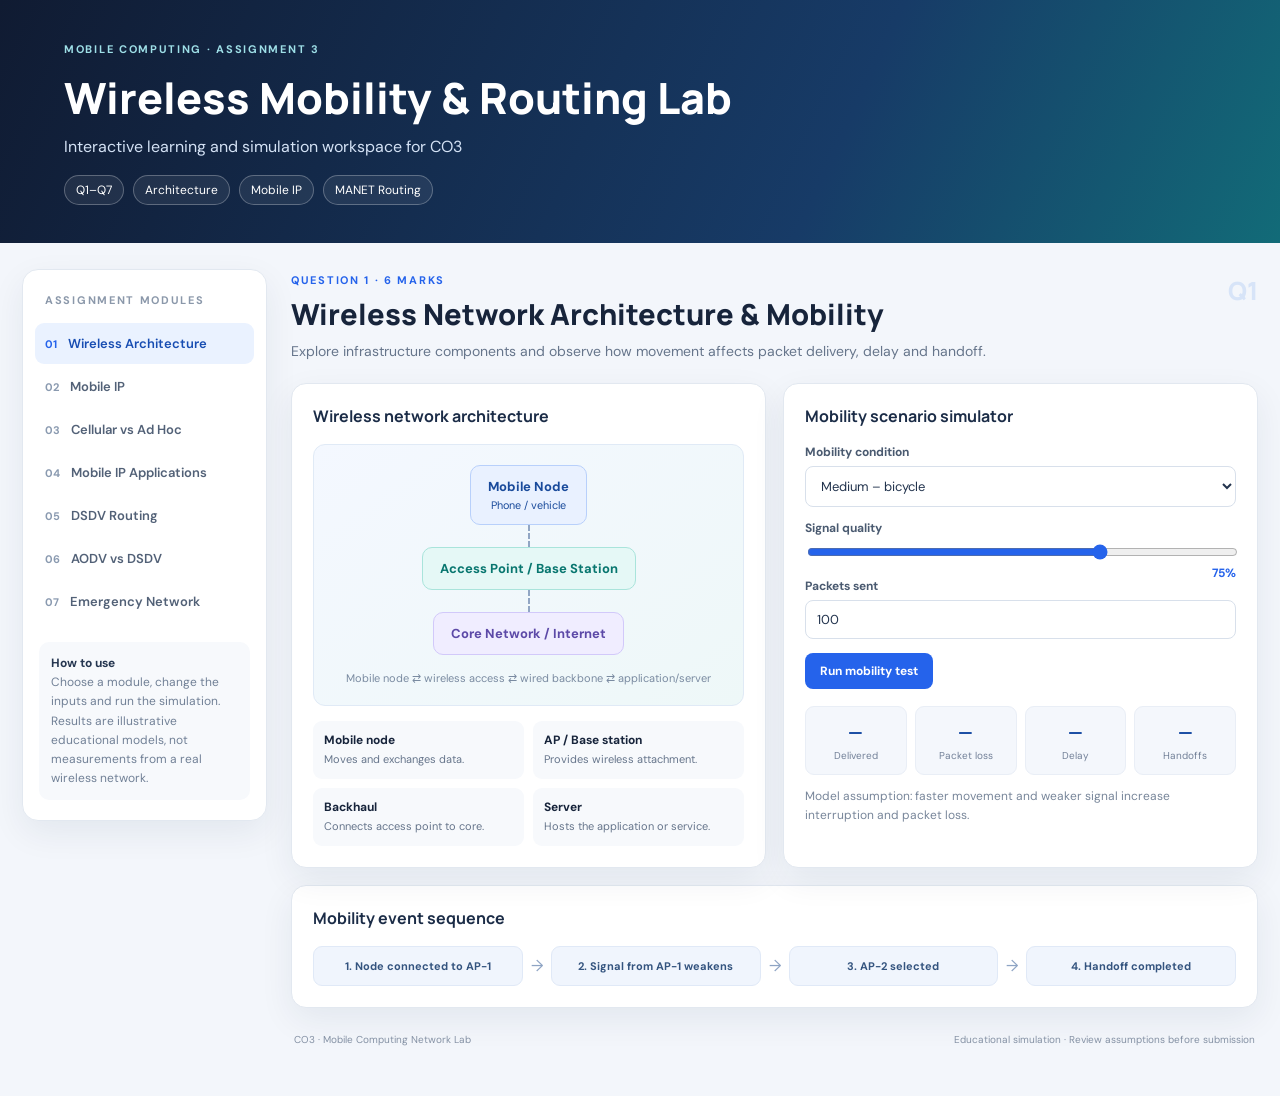
<file: CO3/co3_app.html>
<!DOCTYPE html>
<html lang="en">
<head>
  <meta charset="UTF-8">
  <meta name="viewport" content="width=device-width, initial-scale=1.0">
  <title>CO3 | Mobile Computing Network Lab</title>
  <link rel="stylesheet" href="co3_style.css">
</head>
<body>
<header class="hero">
  <div class="hero-inner">
    <p class="eyebrow">MOBILE COMPUTING · ASSIGNMENT 3</p>
    <h1>Wireless Mobility & Routing Lab</h1>
    <p class="subtitle">Interactive learning and simulation workspace for CO3</p>
    <div class="hero-tags"><span>Q1–Q7</span><span>Architecture</span><span>Mobile IP</span><span>MANET Routing</span></div>
  </div>
</header>

<div class="app-shell">
  <aside class="sidebar">
    <div class="side-title">ASSIGNMENT MODULES</div>
    <button class="nav-btn active" data-target="q1"><span>01</span> Wireless Architecture</button>
    <button class="nav-btn" data-target="q2"><span>02</span> Mobile IP</button>
    <button class="nav-btn" data-target="q3"><span>03</span> Cellular vs Ad Hoc</button>
    <button class="nav-btn" data-target="q4"><span>04</span> Mobile IP Applications</button>
    <button class="nav-btn" data-target="q5"><span>05</span> DSDV Routing</button>
    <button class="nav-btn" data-target="q6"><span>06</span> AODV vs DSDV</button>
    <button class="nav-btn" data-target="q7"><span>07</span> Emergency Network</button>
    <div class="side-note"><strong>How to use</strong><br>Choose a module, change the inputs and run the simulation. Results are illustrative educational models, not measurements from a real wireless network.</div>
  </aside>

  <main class="content">
    <section class="module active" id="q1">
      <div class="module-head"><div><p class="kicker">QUESTION 1 · 6 MARKS</p><h2>Wireless Network Architecture & Mobility</h2><p>Explore infrastructure components and observe how movement affects packet delivery, delay and handoff.</p></div><span class="module-number">Q1</span></div>
      <div class="grid two">
        <article class="panel">
          <h3>Wireless network architecture</h3>
          <div class="network-diagram" aria-label="Wireless network architecture diagram">
            <div class="node mobile">Mobile Node<br><small>Phone / vehicle</small></div>
            <div class="link-line"></div>
            <div class="node ap">Access Point / Base Station</div>
            <div class="link-line"></div>
            <div class="node core">Core Network / Internet</div>
            <div class="diagram-caption">Mobile node ⇄ wireless access ⇄ wired backbone ⇄ application/server</div>
          </div>
          <div class="mini-grid">
            <div><b>Mobile node</b><small>Moves and exchanges data.</small></div>
            <div><b>AP / Base station</b><small>Provides wireless attachment.</small></div>
            <div><b>Backhaul</b><small>Connects access point to core.</small></div>
            <div><b>Server</b><small>Hosts the application or service.</small></div>
          </div>
        </article>
        <article class="panel">
          <h3>Mobility scenario simulator</h3>
          <label for="mobility">Mobility condition</label>
          <select id="mobility"><option value="low">Low – pedestrian</option><option value="medium" selected>Medium – bicycle</option><option value="high">High – vehicle</option></select>
          <label for="signal">Signal quality</label>
          <input id="signal" type="range" min="20" max="100" value="75"><output id="signalOut">75%</output>
          <label for="packets">Packets sent</label>
          <input id="packets" type="number" min="10" max="500" value="100">
          <button class="primary" id="runMobility">Run mobility test</button>
          <div class="metrics" id="mobilityResults"><div><strong>—</strong><small>Delivered</small></div><div><strong>—</strong><small>Packet loss</small></div><div><strong>—</strong><small>Delay</small></div><div><strong>—</strong><small>Handoffs</small></div></div>
          <p class="hint">Model assumption: faster movement and weaker signal increase interruption and packet loss.</p>
        </article>
      </div>
      <article class="panel">
        <h3>Mobility event sequence</h3>
        <div class="steps"><span>1. Node connected to AP-1</span><i>→</i><span>2. Signal from AP-1 weakens</span><i>→</i><span>3. AP-2 selected</span><i>→</i><span>4. Handoff completed</span></div>
      </article>
    </section>

    <section class="module" id="q2">
      <div class="module-head"><div><p class="kicker">QUESTION 2 · 7 MARKS</p><h2>Mobile IP & Mobility Management</h2><p>Follow registration and packet delivery when a mobile node moves away from its home network.</p></div><span class="module-number">Q2</span></div>
      <article class="panel">
        <h3>Mobile IP architecture</h3>
        <div class="mobileip-diagram">
          <div class="ip-node"><b>Correspondent Node</b><small>Sends data to home address</small></div><div class="arrow">→</div>
          <div class="ip-node home"><b>Home Agent</b><small>Maintains binding</small></div><div class="arrow">⇢ tunnel ⇢</div>
          <div class="ip-node foreign"><b>Foreign Agent</b><small>Visited network</small></div><div class="arrow">→</div>
          <div class="ip-node mobileip"><b>Mobile Node</b><small>Current location</small></div>
        </div>
        <div class="legend"><span><i class="dot home-dot"></i> Home network</span><span><i class="dot foreign-dot"></i> Foreign network</span><span>⇢ Encapsulated tunnel</span></div>
      </article>
      <div class="grid two">
        <article class="panel">
          <h3>Registration and packet-flow simulator</h3>
          <label for="ipStep">Select operation</label>
          <select id="ipStep"><option value="0">1. Agent discovery</option><option value="1">2. Care-of address obtained</option><option value="2">3. Registration request to Home Agent</option><option value="3">4. Registration reply accepted</option><option value="4">5. Home Agent tunnels packet</option><option value="5">6. Foreign Agent delivers packet</option></select>
          <button class="primary" id="showIpStep">Show selected step</button>
          <div class="step-output" id="ipOutput">The mobile node discovers mobility agents and detects that it is away from its home network.</div>
        </article>
        <article class="panel">
          <h3>Mobility challenge explorer</h3>
          <div class="challenge-list">
            <details open><summary>Registration delay</summary><p>Time is required to discover an agent, obtain a care-of address and register the new location.</p></details>
            <details><summary>Tunnelling overhead</summary><p>Encapsulation adds extra headers, increasing packet size and consuming bandwidth.</p></details>
            <details><summary>Triangular routing</summary><p>Packets may travel through the Home Agent instead of taking the most direct route.</p></details>
            <details><summary>Security and scalability</summary><p>Registration must be authenticated, and the Home Agent must handle many mobile nodes.</p></details>
          </div>
        </article>
      </div>
    </section>

    <section class="module" id="q3">
      <div class="module-head"><div><p class="kicker">QUESTION 3 · 7 MARKS</p><h2>Cellular Networks vs Ad Hoc Networks</h2><p>Compare infrastructure-based communication with infrastructure-less, multi-hop communication.</p></div><span class="module-number">Q3</span></div>
      <div class="grid two">
        <article class="panel">
          <h3>Cellular network</h3>
          <div class="topology cellular"><div class="tower">BASE<br>STATION</div><div class="users"><span>●</span><span>●</span><span>●</span><span>●</span></div><p>Users communicate through a fixed base station.</p></div>
        </article>
        <article class="panel">
          <h3>Ad hoc network (MANET)</h3>
          <div class="topology adhoc"><div class="mesh"><span>A</span><span>B</span><span>C</span><span>D</span><span>E</span></div><p>Mobile nodes communicate directly or forward packets for others.</p></div>
        </article>
      </div>
      <article class="panel">
        <h3>Technical comparison</h3>
        <div class="table-wrap"><table><thead><tr><th>Parameter</th><th>Cellular network</th><th>Ad hoc network</th></tr></thead><tbody>
          <tr><td>Infrastructure</td><td>Fixed base stations and core</td><td>No fixed infrastructure required</td></tr>
          <tr><td>Communication</td><td>Usually through base station</td><td>Direct or multi-hop between nodes</td></tr>
          <tr><td>Routing</td><td>Managed by network infrastructure</td><td>Distributed routing among nodes</td></tr>
          <tr><td>Topology</td><td>Planned cell structure</td><td>Dynamic topology</td></tr>
          <tr><td>Handoff</td><td>Supported by cellular mobility procedures</td><td>Routes/links may need rediscovery</td></tr>
          <tr><td>Failure handling</td><td>May depend on surviving infrastructure</td><td>Can reroute if alternate node paths exist</td></tr>
          <tr><td>Applications</td><td>Public mobile broadband, voice</td><td>Disaster response, temporary teams</td></tr>
        </tbody></table></div>
        <div class="decision"><b>Engineering decision:</b> In a disaster area with unavailable fixed infrastructure, a MANET can provide local multi-hop communication. A hybrid design can reconnect to cellular or satellite backhaul when available.</div>
      </article>
    </section>

    <section class="module" id="q4">
      <div class="module-head"><div><p class="kicker">QUESTION 4 · 7 MARKS</p><h2>Applications of Mobile IP</h2><p>Design a mobile healthcare communication example and identify its mobility requirements.</p></div><span class="module-number">Q4</span></div>
      <div class="grid two">
        <article class="panel">
          <h3>Example: ambulance telemetry</h3>
          <div class="application-flow"><div class="flow-box">Ambulance<br><small>Mobile Node</small></div><div class="flow-arrow">⇄</div><div class="flow-box">Visited Network<br><small>Foreign Agent</small></div><div class="flow-arrow">⇄</div><div class="flow-box">Hospital<br><small>Correspondent Node</small></div></div>
          <p class="muted">The ambulance sends patient vital signs and location updates while moving between coverage areas. Mobile IP can help preserve reachability through a stable home address and location registration.</p>
        </article>
        <article class="panel">
          <h3>Application requirements</h3>
          <ul class="check-list"><li>Low communication delay for urgent alerts</li><li>Reliable packet delivery and reconnection</li><li>Authentication and confidentiality of patient data</li><li>Continuous location and connectivity updates</li><li>Fallback communication when coverage is lost</li></ul>
        </article>
      </div>
      <article class="panel">
        <h3>Estimate application performance</h3>
        <div class="grid three">
          <div><label for="baseDelay">Base network delay (ms)</label><input type="number" id="baseDelay" value="45" min="1" max="1000"></div>
          <div><label for="regDelay">Registration delay (ms)</label><input type="number" id="regDelay" value="120" min="0" max="5000"></div>
          <div><label for="lossRate">Packet loss (%)</label><input type="number" id="lossRate" value="3" min="0" max="100"></div>
        </div>
        <button class="primary" id="calcApp">Calculate estimated impact</button>
        <div class="metrics" id="appResults"><div><strong>—</strong><small>Delay</small></div><div><strong>—</strong><small>Packets delivered / 100</small></div><div><strong>—</strong><small>Assessment</small></div></div>
      </article>
    </section>

    <section class="module" id="q5">
      <div class="module-head"><div><p class="kicker">QUESTION 5 · 6 MARKS</p><h2>Proactive Routing – DSDV</h2><p>DSDV maintains routing information in advance using destination sequence numbers.</p></div><span class="module-number">Q5</span></div>
      <div class="grid two">
        <article class="panel">
          <h3>Sample mobile topology</h3>
          <div class="route-topology"><div class="route-node n1">A</div><div class="route-node n2">B</div><div class="route-node n3">C</div><div class="route-node n4">D</div><div class="route-node n5">E</div><svg viewBox="0 0 500 210" preserveAspectRatio="none"><line x1="55" y1="65" x2="170" y2="65"/><line x1="170" y1="65" x2="285" y2="65"/><line x1="285" y1="65" x2="400" y2="65"/><line x1="170" y1="65" x2="285" y2="155"/><line x1="285" y1="155" x2="400" y2="65"/></svg></div>
          <div class="route-controls"><button class="secondary" id="topologyBefore">Before topology change</button><button class="primary" id="topologyAfter">Move node C</button></div>
          <p id="topologyStatus" class="status-line">Current route: A → B → C → D</p>
        </article>
        <article class="panel">
          <h3>Illustrative DSDV routing table</h3>
          <div class="table-wrap"><table><thead><tr><th>Destination</th><th>Next hop</th><th>Hop count</th><th>Sequence no.</th></tr></thead><tbody id="dsdvTable"><tr><td>D</td><td>B</td><td>3</td><td>24</td></tr><tr><td>C</td><td>B</td><td>2</td><td>18</td></tr><tr><td>E</td><td>B</td><td>2</td><td>30</td></tr></tbody></table></div>
          <p class="hint">Higher, fresh sequence numbers help identify newer routes and avoid stale routing information.</p>
        </article>
      </div>
      <article class="panel">
        <h3>DSDV behaviour</h3>
        <div class="steps"><span>Periodic route updates</span><i>→</i><span>Sequence number comparison</span><i>→</i><span>Routing table refresh</span><i>→</i><span>Route ready when needed</span></div>
        <p class="muted">Advantage: routes are available before data transmission. Limitation: periodic updates can create control overhead, especially when the topology changes frequently.</p>
      </article>
    </section>

    <section class="module" id="q6">
      <div class="module-head"><div><p class="kicker">QUESTION 6 · 7 MARKS</p><h2>Reactive Routing & Protocol Comparison</h2><p>Compare route discovery on demand (AODV) with table maintenance in advance (DSDV).</p></div><span class="module-number">Q6</span></div>
      <article class="panel">
        <h3>AODV route discovery sequence</h3>
        <div class="steps"><span>Source broadcasts RREQ</span><i>→</i><span>Destination / route node receives</span><i>→</i><span>RREP returns</span><i>→</i><span>Data follows discovered route</span></div>
        <div class="grid two">
          <div><label for="nodes">Number of mobile nodes</label><input type="range" id="nodes" min="5" max="100" value="30"><output id="nodesOut">30 nodes</output></div>
          <div><label for="change">Topology change frequency</label><select id="change"><option value="low">Low</option><option value="medium" selected>Medium</option><option value="high">High</option></select></div>
        </div>
        <button class="primary" id="compareRouting">Compare protocols</button>
        <div class="table-wrap"><table><thead><tr><th>Metric (illustrative)</th><th>DSDV</th><th>AODV</th></tr></thead><tbody id="routingResults"><tr><td>Initial route delay</td><td>Low (route pre-known)</td><td>Discovery required</td></tr><tr><td>Control overhead</td><td>Periodic updates</td><td>On-demand discovery / maintenance</td></tr><tr><td>Frequent topology changes</td><td>More table updates</td><td>Route rediscovery may increase</td></tr></tbody></table></div>
        <div class="decision" id="routingDecision">Run the comparison to see how node count and mobility affect the illustrative metrics.</div>
      </article>
      <article class="panel">
        <h3>Control message roles</h3>
        <div class="mini-grid">
          <div><b>RREQ</b><small>Route Request: searches for a path.</small></div>
          <div><b>RREP</b><small>Route Reply: confirms a discovered path.</small></div>
          <div><b>RERR</b><small>Route Error: reports a broken route.</small></div>
          <div><b>DSDV update</b><small>Advertises routing table information and sequence numbers.</small></div>
        </div>
      </article>
    </section>

    <section class="module" id="q7">
      <div class="module-head"><div><p class="kicker">QUESTION 7 · 10 MARKS · DAY-4 DESIGN CHALLENGE</p><h2>Mobile Emergency Communication Network</h2><p>Build a collaborative design for ambulances, police, rescue teams and medical staff when fixed infrastructure is unavailable.</p></div><span class="module-number">Q7</span></div>
      <article class="panel">
        <h3>Proposed hybrid emergency architecture</h3>
        <div class="emergency-diagram">
          <div class="emergency-row"><div class="em-node">Ambulance</div><div class="em-node">Rescue team</div><div class="em-node">Police vehicle</div><div class="em-node">Medical team</div></div>
          <div class="em-connector">↕  MANET multi-hop links  ↕</div>
          <div class="em-core"><b>Ad hoc routing layer</b><small>AODV discovers routes when needed; alternate paths support recovery.</small></div>
          <div class="em-connector">↕  Available gateway / backhaul  ↕</div>
          <div class="em-gateway"><b>Gateway / Mobile IP connectivity</b><small>Home Agent · Foreign Agent / care-of address · Hospital server</small></div>
        </div>
        <p class="hint">When cellular infrastructure is unavailable, local MANET links can support nearby communication. A gateway can provide external connectivity when a usable backhaul becomes available.</p>
      </article>
      <div class="grid two">
        <article class="panel">
          <h3>Test network conditions</h3>
          <label for="emNodes">Number of mobile nodes</label><input type="range" id="emNodes" min="5" max="80" value="25"><output id="emNodesOut">25 nodes</output>
          <label for="emMobility">Mobility level</label><select id="emMobility"><option value="low">Low</option><option value="medium" selected>Medium</option><option value="high">High</option></select>
          <label for="emLinks">Available link reliability (%)</label><input type="range" id="emLinks" min="30" max="100" value="85"><output id="emLinksOut">85%</output>
          <button class="primary" id="runEmergency">Run emergency network test</button>
        </article>
        <article class="panel">
          <h3>Experimental validation results</h3>
          <div class="metrics vertical" id="emResults"><div><strong>—</strong><small>Packet delivery</small></div><div><strong>—</strong><small>Average delay</small></div><div><strong>—</strong><small>Routing overhead</small></div><div><strong>—</strong><small>Connectivity status</small></div></div>
          <p class="hint">Results are generated from a simplified model for comparing scenarios. Record multiple runs and explain assumptions in the report.</p>
        </article>
      </div>
      <article class="panel">
        <h3>Design justification checklist</h3>
        <div class="check-grid">
          <label><input type="checkbox"> Mobile nodes and wireless links identified</label>
          <label><input type="checkbox"> Mobile IP roles and registration described</label>
          <label><input type="checkbox"> Routing protocol selection justified</label>
          <label><input type="checkbox"> Node and link failure handling explained</label>
          <label><input type="checkbox"> Delay and packet delivery evaluated</label>
          <label><input type="checkbox"> Limitations and fallback links discussed</label>
        </div>
      </article>
    </section>

    <footer><span>CO3 · Mobile Computing Network Lab</span><span>Educational simulation · Review assumptions before submission</span></footer>
  </main>
</div>
<script src="co3_simulator.js"></script>
</body>
</html>
</file>
<file: CO4/style.css>
* {
    margin: 0;
    padding: 0;
    box-sizing: border-box;
}

body {
    font-family: Arial, sans-serif;
    background: #f1f5f9;
    color: #1e293b;
}

header {
    background: #14213d;
    color: white;
    text-align: center;
    padding: 30px 15px;
}

header h1 {
    margin-bottom: 10px;
}

nav {
    background: #243b64;
    padding: 15px;
    display: flex;
    justify-content: center;
    flex-wrap: wrap;
    gap: 10px;
}

button {
    background: #2563eb;
    color: white;
    border: none;
    padding: 11px 16px;
    border-radius: 6px;
    cursor: pointer;
    margin: 5px 0;
}

button:hover {
    background: #1d4ed8;
}

main {
    width: 90%;
    max-width: 1100px;
    margin: 30px auto;
    min-height: 500px;
}

.section {
    display: none;
    background: white;
    padding: 30px;
    border-radius: 10px;
    box-shadow: 0 3px 12px rgba(0,0,0,0.08);
}

.section.active {
    display: block;
}

h2 {
    color: #14213d;
    margin-bottom: 20px;
}

p {
    line-height: 1.6;
    margin-bottom: 15px;
}

.cards {
    display: grid;
    grid-template-columns: repeat(auto-fit, minmax(220px, 1fr));
    gap: 20px;
    margin-top: 25px;
}

.card {
    background: #eaf1ff;
    padding: 22px;
    border-left: 5px solid #2563eb;
    border-radius: 8px;
}

.card h3 {
    margin-bottom: 10px;
    color: #1d4ed8;
}

label {
    display: block;
    margin: 18px 0 8px;
    font-weight: bold;
}

input[type="number"],
select {
    width: 100%;
    padding: 11px;
    border: 1px solid #cbd5e1;
    border-radius: 6px;
    margin-bottom: 10px;
}

input[type="checkbox"] {
    margin-right: 8px;
}

input[type="range"] {
    width: 100%;
    margin: 15px 0;
}

.result {
    background: #eff6ff;
    border-left: 5px solid #2563eb;
    padding: 20px;
    margin-top: 20px;
    border-radius: 7px;
    line-height: 1.8;
    overflow-wrap: anywhere;
}

.result h3 {
    color: #1d4ed8;
    margin-bottom: 10px;
}

.success {
    color: #15803d;
    font-weight: bold;
}

.warning {
    color: #dc2626;
    font-weight: bold;
}

footer {
    background: #14213d;
    color: white;
    text-align: center;
    padding: 20px;
    margin-top: 30px;
}

@media (max-width: 600px) {
    main {
        width: 95%;
    }

    .section {
        padding: 18px;
    }

    nav {
        flex-direction: column;
    }

    nav button {
        width: 100%;
    }
}
</file>
<file: CO5/style.css>
* {
  box-sizing: border-box;
  margin: 0;
  padding: 0;
}

html {
  scroll-behavior: smooth;
}

body {
  font-family: Arial, sans-serif;
  background: #f3f6fb;
  color: #202b3c;
  line-height: 1.6;
}

.header {
  background: #14213d;
  color: white;
  padding: 15px 7%;
}

.header-tag {
  color: #8bd3ff;
  font-size: 13px;
  font-weight: bold;
  letter-spacing: 1px;
}

.hero {
  background: linear-gradient(135deg, #14213d, #244c78);
  color: white;
  padding: 55px 7%;
}

.hero h1 {
  font-size: 36px;
  max-width: 850px;
  margin-bottom: 15px;
}

.hero-description {
  max-width: 850px;
  color: #e1eaf5;
  margin-bottom: 20px;
}

.hero-tags {
  display: flex;
  flex-wrap: wrap;
  gap: 10px;
}

.hero-tags span {
  background: #ffffff20;
  border: 1px solid #ffffff55;
  padding: 7px 13px;
  border-radius: 20px;
  font-size: 13px;
}

.navigation {
  background: white;
  padding: 12px 7%;
  display: flex;
  flex-wrap: wrap;
  gap: 10px;
  border-bottom: 1px solid #dce3ed;
  position: sticky;
  top: 0;
  z-index: 10;
}

.nav-btn,
.task-btn,
.lab-btn {
  border: 0;
  padding: 10px 16px;
  border-radius: 7px;
  cursor: pointer;
  font-weight: bold;
  background: #e8eef7;
  color: #243b5a;
  transition: 0.2s;
}

.nav-btn:hover,
.task-btn:hover,
.lab-btn:hover {
  background: #d4e4fa;
}

.nav-btn.active,
.task-btn.active,
.lab-btn.active {
  background: #1769aa;
  color: white;
}

.page {
  display: none;
  max-width: 1150px;
  margin: auto;
  padding: 35px 20px;
}

.page.active {
  display: block;
}

.page h2 {
  color: #17365d;
  margin-bottom: 15px;
  font-size: 27px;
}

.page h3 {
  color: #20558b;
  margin-bottom: 10px;
}

.page p {
  margin-bottom: 12px;
}

.cards {
  display: grid;
  grid-template-columns: repeat(auto-fit, minmax(220px, 1fr));
  gap: 18px;
  margin: 25px 0;
}

.card,
.content-box {
  background: white;
  border: 1px solid #dce4ef;
  border-radius: 12px;
  padding: 22px;
  box-shadow: 0 3px 12px #14213d0c;
}

.card h3 {
  margin-bottom: 8px;
}

.workflow {
  display: flex;
  flex-wrap: wrap;
  gap: 12px;
  margin: 18px 0;
}

.workflow div {
  background: #eaf3ff;
  color: #174b7c;
  padding: 12px 16px;
  border-radius: 8px;
  font-weight: bold;
  flex: 1 1 130px;
  text-align: center;
}

.task-buttons,
.button-row {
  display: flex;
  flex-wrap: wrap;
  gap: 10px;
  margin: 18px 0;
}

.task-content,
.lab-content {
  display: none;
}

.task-content.active,
.lab-content.active {
  display: block;
}

.mark {
  display: inline-block;
  background: #e8f3ff;
  color: #1769aa;
  padding: 4px 10px;
  border-radius: 20px;
  font-size: 12px;
  font-weight: bold;
  margin-bottom: 10px;
}

.lab-btn {
  background: #e8eef7;
}

button {
  font-family: inherit;
}

.lab-btn:active,
.task-btn:active,
.nav-btn:active {
  transform: scale(0.97);
}

.lab-btn,
.task-btn,
.nav-btn,
.lab-btn {
  min-height: 38px;
}

.lab-content {
  margin-top: 20px;
}

.lab-btn,
.lab-content button,
.lab-content select,
.lab-content input,
.content-box button {
  font-size: 14px;
}

button:not(.nav-btn):not(.task-btn):not(.lab-btn) {
  background: #1769aa;
  color: white;
  border: none;
  padding: 10px 15px;
  border-radius: 7px;
  cursor: pointer;
  margin: 5px 4px 5px 0;
}

button:not(.nav-btn):not(.task-btn):not(.lab-btn):hover {
  background: #104d80;
}

input,
select,
textarea {
  width: 100%;
  padding: 10px;
  margin: 7px 0 15px;
  border: 1px solid #cbd5e1;
  border-radius: 7px;
  background: white;
  color: #202b3c;
}

input[type="range"] {
  padding: 0;
  accent-color: #1769aa;
}

input[type="checkbox"] {
  width: auto;
  margin-right: 8px;
}

label {
  display: block;
  font-weight: bold;
  margin-top: 12px;
  color: #34445a;
}

textarea {
  min-height: 90px;
  resize: vertical;
}

.metrics {
  display: grid;
  grid-template-columns: repeat(auto-fit, minmax(140px, 1fr));
  gap: 12px;
  margin: 18px 0;
}

.metrics > div {
  background: #edf5ff;
  border: 1px solid #d4e6fa;
  border-radius: 9px;
  padding: 15px;
  text-align: center;
}

.metrics strong {
  display: block;
  color: #1769aa;
  font-size: 23px;
}

.table-scroll {
  width: 100%;
  overflow-x: auto;
  margin: 15px 0;
}

table {
  width: 100%;
  border-collapse: collapse;
  background: white;
  min-width: 500px;
}

th,
td {
  border: 1px solid #dce4ef;
  padding: 10px;
  text-align: left;
}

th {
  background: #eaf2fb;
  color: #17365d;
}

.notice {
  background: #fff7df;
  border-left: 4px solid #e7a52b;
  padding: 14px;
  margin: 18px 0;
  border-radius: 5px;
}

.two-column {
  display: grid;
  grid-template-columns: repeat(2, minmax(0, 1fr));
  gap: 18px;
  margin: 18px 0;
}

.content-box ul,
.content-box ol {
  padding-left: 22px;
  margin: 12px 0;
}

.content-box li {
  margin-bottom: 7px;
}

pre {
  background: #172338;
  color: #d9edff;
  padding: 16px;
  border-radius: 8px;
  overflow-x: auto;
  margin: 15px 0;
  white-space: pre-wrap;
}

footer {
  background: #14213d;
  color: white;
  text-align: center;
  padding: 25px 15px;
  margin-top: 30px;
}

@media (max-width: 700px) {
  .hero h1 {
    font-size: 27px;
  }

  .navigation {
    position: static;
  }

  .two-column {
    grid-template-columns: 1fr;
  }

  .page {
    padding: 25px 14px;
  }

  .card,
  .content-box {
    padding: 16px;
  }
}
</file>
<file: CO2/co2_style.css>
*{box-sizing:border-box} :root{--navy:#10243b;--blue:#1769aa;--cyan:#e8f4fb;--ink:#1d2b3a;--muted:#637386;--line:#dce5ed;--bg:#f3f6fa;--green:#147d55}
body{margin:0;background:var(--bg);color:var(--ink);font-family:Inter,Segoe UI,Arial,sans-serif;line-height:1.55}
.hero{padding:42px max(5vw,22px) 35px;background:linear-gradient(125deg,#10243b,#174f79);color:#fff}
.eyebrow,.q-label{font-size:.76rem;font-weight:800;letter-spacing:.13em;color:#85d5ff}
.hero h1{font-size:clamp(1.8rem,4vw,3rem);line-height:1.12;margin:12px 0}
.hero p{max-width:780px;color:#d9e9f5;font-size:1.05rem}
.hero-tags{display:flex;gap:9px;flex-wrap:wrap;margin-top:20px}.hero-tags span{border:1px solid #6689a7;border-radius:30px;padding:5px 12px;font-size:.82rem}
.tabs{position:sticky;top:0;z-index:5;display:flex;gap:7px;overflow-x:auto;padding:12px max(3vw,14px);background:#fff;border-bottom:1px solid var(--line)}
.tab{white-space:nowrap;border:0;background:#edf2f7;color:#35495e;border-radius:8px;padding:10px 14px;font-weight:700;cursor:pointer}.tab.active{background:var(--blue);color:#fff}
main{width:min(1120px,92%);margin:28px auto 50px}.panel{display:none}.panel.active{display:block}
.section-heading{display:flex;justify-content:space-between;align-items:center;gap:12px;margin-bottom:12px}.section-heading h2{font-size:clamp(1.35rem,3vw,2rem);margin:3px 0 0}.mark{font-size:.8rem;font-weight:700;color:#31516e;background:#e4edf5;padding:6px 11px;border-radius:20px;white-space:nowrap}
.intro{color:var(--muted);margin:0 0 18px}.card{background:#fff;border:1px solid var(--line);border-radius:14px;padding:22px;margin:16px 0;box-shadow:0 4px 16px #16324a08}.card h3{margin:0 0 15px}.criteria-grid{display:grid;grid-template-columns:repeat(4,1fr);gap:10px;margin-bottom:18px}.criteria-grid div{background:#f0f6fa;border-radius:10px;padding:13px}.criteria-grid b,.criteria-grid small{display:block}.criteria-grid small{color:var(--muted);margin-top:5px}
.table-wrap{overflow-x:auto}table{border-collapse:collapse;width:100%;font-size:.9rem}th,td{text-align:left;padding:11px;border-bottom:1px solid var(--line);vertical-align:top}th{background:#f2f6fa;color:#324b62}
.controls{display:grid;grid-template-columns:repeat(auto-fit,minmax(190px,1fr));gap:14px;margin:12px 0 18px}.controls label,.weight-grid label{font-size:.88rem;font-weight:700;color:#3c5063}.controls input,.controls select,.weight-grid input{display:block;width:100%;margin-top:6px;border:1px solid #cbd7e2;border-radius:8px;padding:10px;background:#fff;color:var(--ink);font:inherit}
button{font:inherit}.primary,.secondary{border:0;border-radius:8px;padding:11px 17px;font-weight:800;cursor:pointer}.primary{background:var(--blue);color:#fff}.primary:hover{background:#10558d}.secondary{background:#e6f0f7;color:#164b72}
.results{margin-top:18px;border-radius:10px;padding:16px;background:#f0f7fb;border:1px solid #d8e9f4}.results.empty{color:var(--muted);background:#f7f9fb;border-style:dashed}.metric-grid{display:grid;grid-template-columns:repeat(auto-fit,minmax(130px,1fr));gap:10px}.metric{background:#fff;border:1px solid var(--line);border-radius:9px;padding:12px}.metric strong{display:block;font-size:1.35rem;color:#155f91}.metric span{font-size:.78rem;color:var(--muted)}
.note,.small{font-size:.83rem;color:var(--muted);margin:13px 0 0}.small{font-size:.78rem}canvas{width:100%;max-height:280px;margin-top:18px;border:1px solid var(--line);border-radius:10px;background:#fff}
.weight-grid{display:grid;grid-template-columns:repeat(auto-fit,minmax(150px,1fr));gap:12px}.design-box{background:#f4f8fb;border-left:4px solid var(--blue);padding:15px 18px;margin-top:20px}.design-box h3{margin-bottom:8px}.design-box ol{padding-left:20px;margin:8px 0}.final-notes{margin-top:28px}footer{text-align:center;padding:22px;color:#718092;font-size:.82rem}
@media(max-width:700px){.criteria-grid{grid-template-columns:repeat(2,1fr)}.card{padding:16px}.section-heading{align-items:flex-start}}
</file>
<file: CO3/co3_style.css>
@import url('https://fonts.googleapis.com/css2?family=DM+Sans:wght@400;500;600;700&family=Manrope:wght@500;600;700;800&display=swap');
:root{--navy:#101b32;--blue:#2563eb;--cyan:#0ea5a4;--ink:#17243b;--muted:#66758b;--line:#e2e8f0;--bg:#f3f6fb;--white:#fff;--soft:#eff6ff;--shadow:0 12px 34px rgba(21,42,76,.07)}
*{box-sizing:border-box}body{margin:0;background:var(--bg);color:var(--ink);font-family:'DM Sans',sans-serif}.hero{background:linear-gradient(115deg,#101b32,#173b67 65%,#126b78);color:white;padding:42px 5vw 38px}.hero-inner{max-width:1450px;margin:auto}.eyebrow,.kicker,.side-title{font-size:11px;font-weight:700;letter-spacing:1.7px}.eyebrow{color:#9edfe7;margin:0 0 12px}.hero h1{font:800 clamp(28px,4vw,43px) 'Manrope',sans-serif;margin:0}.subtitle{color:#d4e2f5;margin:9px 0 18px}.hero-tags{display:flex;gap:9px;flex-wrap:wrap}.hero-tags span{border:1px solid #ffffff45;background:#ffffff12;padding:6px 11px;border-radius:20px;font-size:12px}.app-shell{max-width:1500px;margin:26px auto;display:grid;grid-template-columns:245px minmax(0,1fr);gap:24px;padding:0 22px}.sidebar{background:white;border:1px solid var(--line);border-radius:16px;padding:18px 12px;height:max-content;position:sticky;top:18px;box-shadow:var(--shadow)}.side-title{color:#8b98aa;padding:5px 10px 14px}.nav-btn{display:flex;align-items:center;gap:11px;width:100%;text-align:left;border:0;background:transparent;color:#526177;padding:12px 10px;border-radius:9px;font:600 13px 'DM Sans';cursor:pointer;margin:2px 0}.nav-btn span{font-size:11px;color:#8a9ab0;font-weight:700}.nav-btn:hover{background:#f3f7ff}.nav-btn.active{background:#eaf2ff;color:#174db2}.nav-btn.active span{color:#2563eb}.side-note{font-size:12px;line-height:1.6;color:#718096;background:#f7f9fc;border-radius:10px;padding:12px;margin:20px 4px 2px}.side-note strong{color:#253650}.content{min-width:0}.module{display:none;animation:fade .25s ease}.module.active{display:block}@keyframes fade{from{opacity:.4;transform:translateY(4px)}to{opacity:1;transform:none}}.module-head{display:flex;justify-content:space-between;align-items:flex-start;margin:4px 0 20px}.kicker{color:var(--blue);margin:0 0 7px}.module-head h2{font:800 clamp(22px,3vw,29px) 'Manrope';margin:0 0 7px}.module-head p:not(.kicker){color:var(--muted);margin:0;line-height:1.55;font-size:14px}.module-number{font:800 25px 'Manrope';color:#d7e4f8}.panel{background:white;border:1px solid var(--line);border-radius:15px;padding:21px;margin-bottom:17px;box-shadow:var(--shadow);min-width:0}.panel h3{font:700 16px 'Manrope';margin:0 0 17px;color:#1b2c47}.grid{display:grid;gap:17px}.grid.two{grid-template-columns:repeat(2,minmax(0,1fr))}.grid.three{grid-template-columns:repeat(3,minmax(0,1fr))}.network-diagram{background:linear-gradient(145deg,#f4f8ff,#eef8f8);border:1px solid #e0eaf6;border-radius:12px;padding:20px;display:flex;align-items:center;flex-direction:column}.node{padding:12px 17px;border-radius:10px;text-align:center;font-weight:700;font-size:13px;border:1px solid}.node small{font-weight:400;display:block;margin-top:3px}.mobile{background:#e9f1ff;border-color:#b8d0fb;color:#194a9b}.ap{background:#e5f8f6;border-color:#a9e4db;color:#08766f}.core{background:#f0edff;border-color:#d2c9fa;color:#5c49a7}.link-line{height:22px;border-left:2px dashed #91a6c4}.diagram-caption{font-size:11px;color:#7a8ba1;text-align:center;margin-top:16px}.mini-grid{display:grid;grid-template-columns:repeat(2,1fr);gap:9px;margin-top:15px}.mini-grid div{background:#f7f9fc;padding:11px;border-radius:9px}.mini-grid b{display:block;font-size:12px}.mini-grid small{display:block;color:var(--muted);font-size:11px;margin-top:4px;line-height:1.45}label{display:block;font-size:12px;font-weight:700;color:#4a5a70;margin:13px 0 6px}input[type=number],select{width:100%;padding:10px 11px;border:1px solid #d8e0eb;border-radius:8px;background:#fff;color:#23344e;font:13px 'DM Sans';outline:none}input:focus,select:focus{border-color:#6c9cf5;box-shadow:0 0 0 3px #2563eb16}input[type=range]{width:100%;accent-color:var(--blue)}output{float:right;color:var(--blue);font-size:12px;font-weight:700}.primary,.secondary{border:0;border-radius:8px;padding:10px 15px;font:700 12px 'DM Sans';cursor:pointer;margin-top:14px}.primary{background:var(--blue);color:white}.primary:hover{background:#174fc5}.secondary{background:#eaf1fc;color:#28528d}.metrics{display:grid;grid-template-columns:repeat(4,minmax(0,1fr));gap:8px;margin-top:17px}.metrics div{background:#f4f7fc;border:1px solid #e9eef6;border-radius:9px;padding:12px 8px;text-align:center;min-width:0}.metrics strong{display:block;font:800 19px 'Manrope';color:#1c4fa5;overflow-wrap:anywhere}.metrics small{font-size:10px;color:#738198;display:block;margin-top:4px}.hint,.muted{font-size:12px;line-height:1.6;color:#78869a}.steps{display:flex;align-items:center;justify-content:space-between;gap:8px;flex-wrap:wrap}.steps span{flex:1;min-width:120px;background:#f0f5fd;border:1px solid #e0e9f7;border-radius:9px;padding:12px;text-align:center;font-size:11px;font-weight:700;color:#34547f}.steps i{font-style:normal;color:#8ea4c4}.mobileip-diagram{display:flex;align-items:center;justify-content:space-around;gap:8px;flex-wrap:wrap;background:#f6f8fc;border-radius:12px;padding:20px 10px}.ip-node{border:1px solid #dce5f2;background:#fff;padding:13px 10px;border-radius:9px;text-align:center;min-width:120px}.ip-node b{display:block;font-size:12px}.ip-node small{font-size:10px;color:#74839a}.ip-node.home{background:#eaf2ff;border-color:#b8cff9}.ip-node.foreign{background:#e8f8f5;border-color:#b5e6dc}.ip-node.mobileip{background:#fff6e8;border-color:#f3d9a9}.arrow{color:#7890b1;font-size:18px}.legend{display:flex;gap:18px;flex-wrap:wrap;margin-top:12px;color:#6b7b91;font-size:11px}.dot{display:inline-block;width:8px;height:8px;border-radius:50%;margin-right:4px}.home-dot{background:#6597ed}.foreign-dot{background:#39ad9b}.step-output{padding:14px;background:#eff6ff;border-left:3px solid var(--blue);border-radius:7px;font-size:13px;line-height:1.6;margin-top:15px;color:#31527d}.challenge-list details{border-bottom:1px solid var(--line);padding:11px 0}.challenge-list summary{font-weight:700;font-size:13px;cursor:pointer}.challenge-list p{font-size:12px;color:var(--muted);line-height:1.55;margin-bottom:3px}.topology{height:215px;border-radius:12px;position:relative;display:flex;align-items:center;justify-content:center;overflow:hidden}.cellular{background:radial-gradient(circle,#e8f2ff 0 34%,#f4f8ff 35% 68%,#fff 69%)}.tower{background:#1d4e91;color:white;border-radius:10px;padding:14px;font-size:12px;text-align:center;z-index:2;box-shadow:0 5px 12px #173b6733}.users{position:absolute;inset:22px 18%;display:flex;justify-content:space-between;align-items:center;color:#2672cf;font-size:27px}.topology p{position:absolute;bottom:9px;font-size:11px;color:#6e7f96}.adhoc{background:#f2f8f7}.mesh{width:80%;height:130px;position:relative}.mesh span{position:absolute;width:35px;height:35px;background:#087f79;color:white;border-radius:50%;display:grid;place-items:center;font-size:12px;font-weight:700;box-shadow:0 4px 10px #087f7933}.mesh span:nth-child(1){left:5%;top:8%}.mesh span:nth-child(2){left:38%;top:0}.mesh span:nth-child(3){right:5%;top:10%}.mesh span:nth-child(4){left:25%;bottom:0}.mesh span:nth-child(5){right:25%;bottom:0}.mesh:before,.mesh:after{content:"";position:absolute;height:2px;background:#8bbfba;transform-origin:left}.mesh:before{width:80%;left:10%;top:30%;transform:rotate(12deg)}.mesh:after{width:65%;left:20%;top:45%;transform:rotate(35deg)}.table-wrap{overflow-x:auto}table{width:100%;border-collapse:collapse;font-size:12px}th{text-align:left;color:#61718a;background:#f5f8fc;font-size:11px}td,th{padding:11px 12px;border-bottom:1px solid #e9eef5}td:first-child{font-weight:700;color:#30445f}.decision{margin-top:15px;padding:13px 15px;background:#f0f7ff;border:1px solid #dceaff;border-radius:9px;font-size:12px;line-height:1.6;color:#36577f}.application-flow{display:flex;align-items:center;justify-content:center;gap:9px;flex-wrap:wrap;padding:20px 5px}.flow-box{background:#eaf2ff;border:1px solid #cbdcf8;border-radius:10px;padding:16px 12px;text-align:center;font-weight:700;font-size:12px}.flow-box small{display:block;color:#72839b;font-weight:400;margin-top:4px}.flow-arrow{color:#6e91c6}.check-list{padding-left:18px;color:#53647b;font-size:12px;line-height:2}.route-topology{height:210px;position:relative;background:#f5f8fc;border-radius:12px;overflow:hidden}.route-topology svg{position:absolute;inset:0;width:100%;height:100%}.route-topology line{stroke:#90a9cc;stroke-width:2;stroke-dasharray:5 4}.route-node{position:absolute;z-index:2;width:37px;height:37px;border-radius:50%;background:#2459a4;color:#fff;display:grid;place-items:center;font-weight:700;font-size:12px}.n1{left:7%;top:23%}.n2{left:30%;top:23%}.n3{left:53%;top:23%}.n4{left:76%;top:23%}.n5{left:53%;top:67%;background:#0c8a80}.route-controls{display:flex;gap:8px;flex-wrap:wrap}.status-line{font-size:12px;color:#3c5c84;font-weight:700}.route-topology.changed .n3{top:70%;background:#c17a1a}.route-topology.changed line:nth-child(1){stroke:#c17a1a}.emergency-diagram{background:#f5f8fc;border-radius:12px;padding:18px;text-align:center}.emergency-row{display:flex;justify-content:space-around;gap:8px;flex-wrap:wrap}.em-node{background:#fff;border:1px solid #cddcf0;border-radius:9px;padding:12px 15px;font-size:12px;font-weight:700}.em-connector{color:#6684ad;font-size:13px;font-weight:700;padding:12px}.em-core,.em-gateway{max-width:550px;margin:auto;padding:14px;border-radius:10px;background:#eaf2ff;border:1px solid #c8dafa}.em-gateway{background:#e9f8f5;border-color:#bce7dc}.em-core b,.em-gateway b{display:block;font-size:13px}.em-core small,.em-gateway small{display:block;color:#647b94;font-size:11px;margin-top:5px}.vertical{grid-template-columns:repeat(2,minmax(0,1fr))}.check-grid{display:grid;grid-template-columns:repeat(2,minmax(0,1fr));gap:12px}.check-grid label{font-weight:500;display:flex;gap:8px;align-items:flex-start;margin:0;line-height:1.5}.check-grid input{accent-color:var(--blue);margin-top:2px}footer{display:flex;justify-content:space-between;gap:10px;flex-wrap:wrap;color:#8491a4;font-size:10px;padding:8px 3px 24px}
@media(max-width:950px){.app-shell{grid-template-columns:1fr}.sidebar{position:static;display:flex;gap:4px;overflow-x:auto;align-items:center}.side-title,.side-note{display:none}.nav-btn{min-width:max-content;width:auto}.nav-btn span{display:none}}@media(max-width:650px){.hero{padding:30px 20px}.app-shell{padding:0 12px;margin:16px auto}.grid.two,.grid.three{grid-template-columns:1fr}.module-head{gap:8px}.metrics{grid-template-columns:repeat(2,minmax(0,1fr))}.steps i{display:none}.steps span{flex-basis:42%}.panel{padding:16px}.check-grid{grid-template-columns:1fr}.mobileip-diagram{gap:6px}.ip-node{min-width:105px}.arrow{font-size:14px}}
</file>
